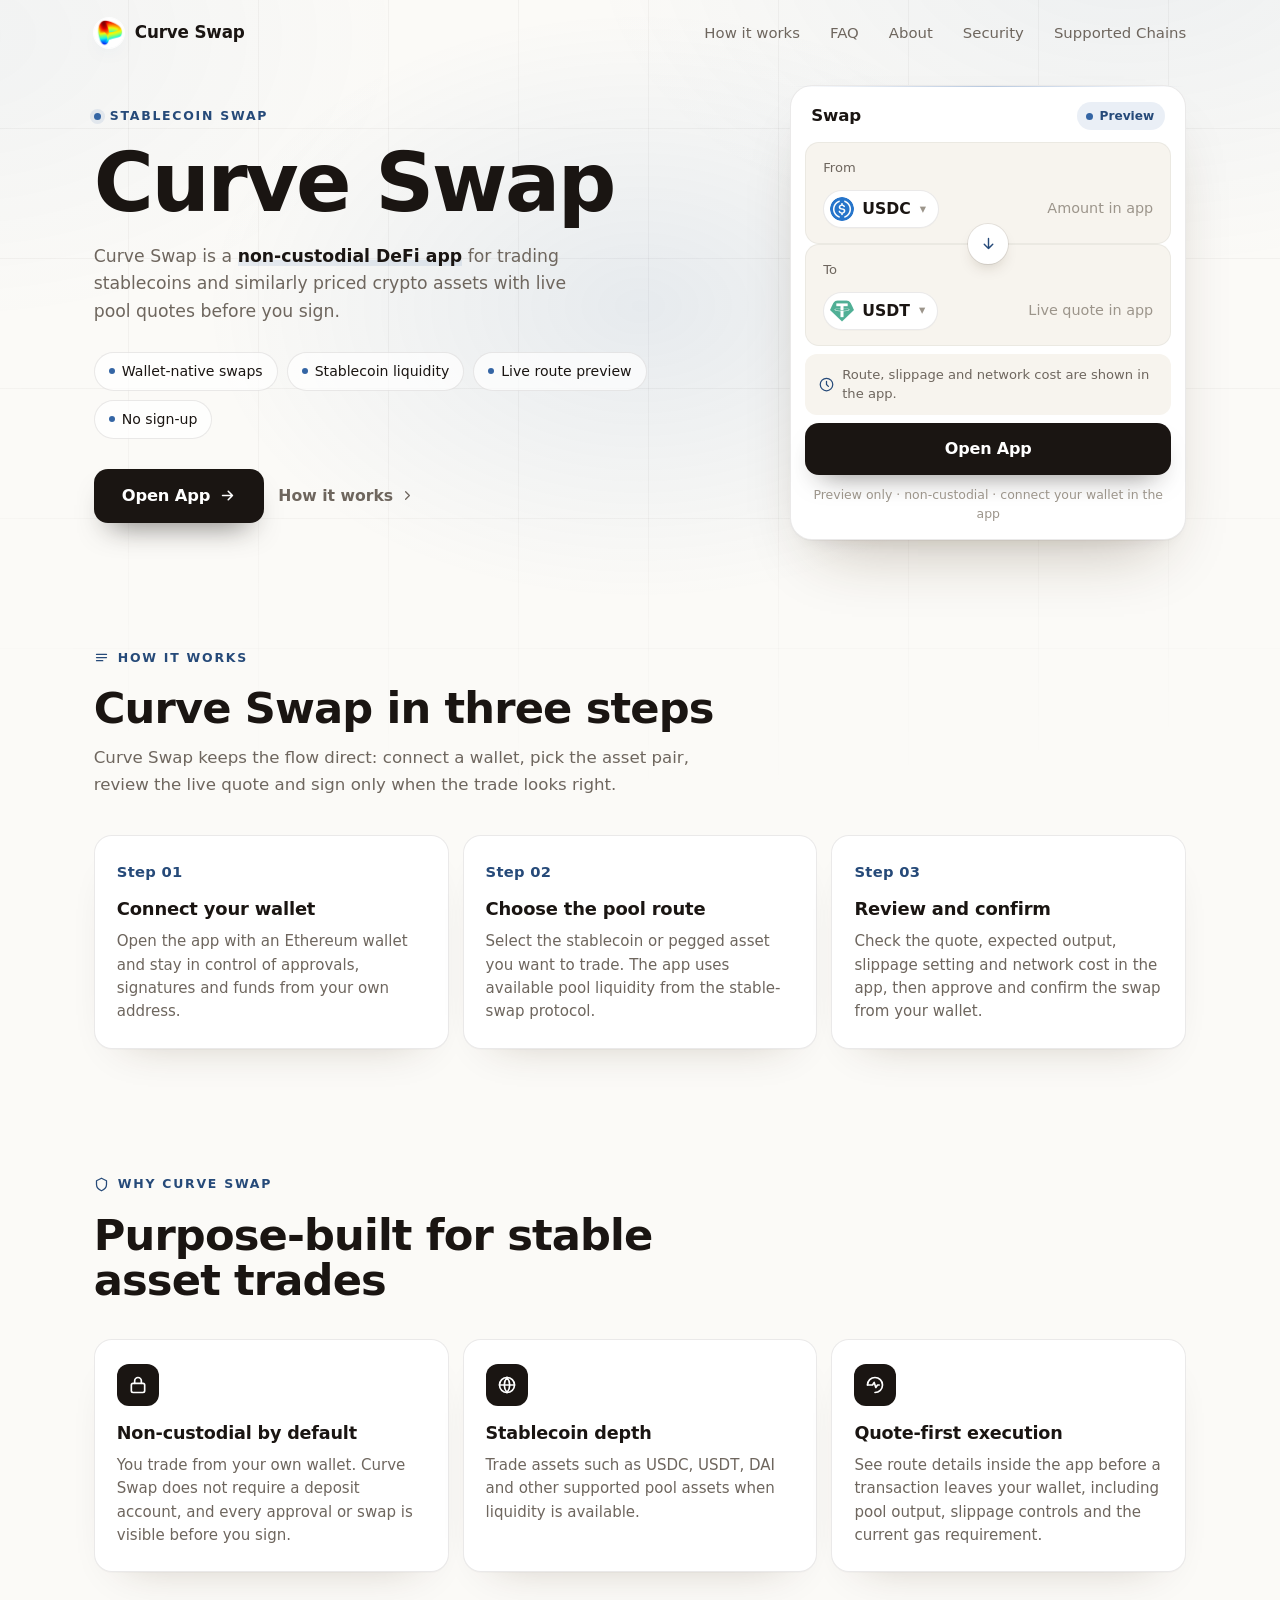
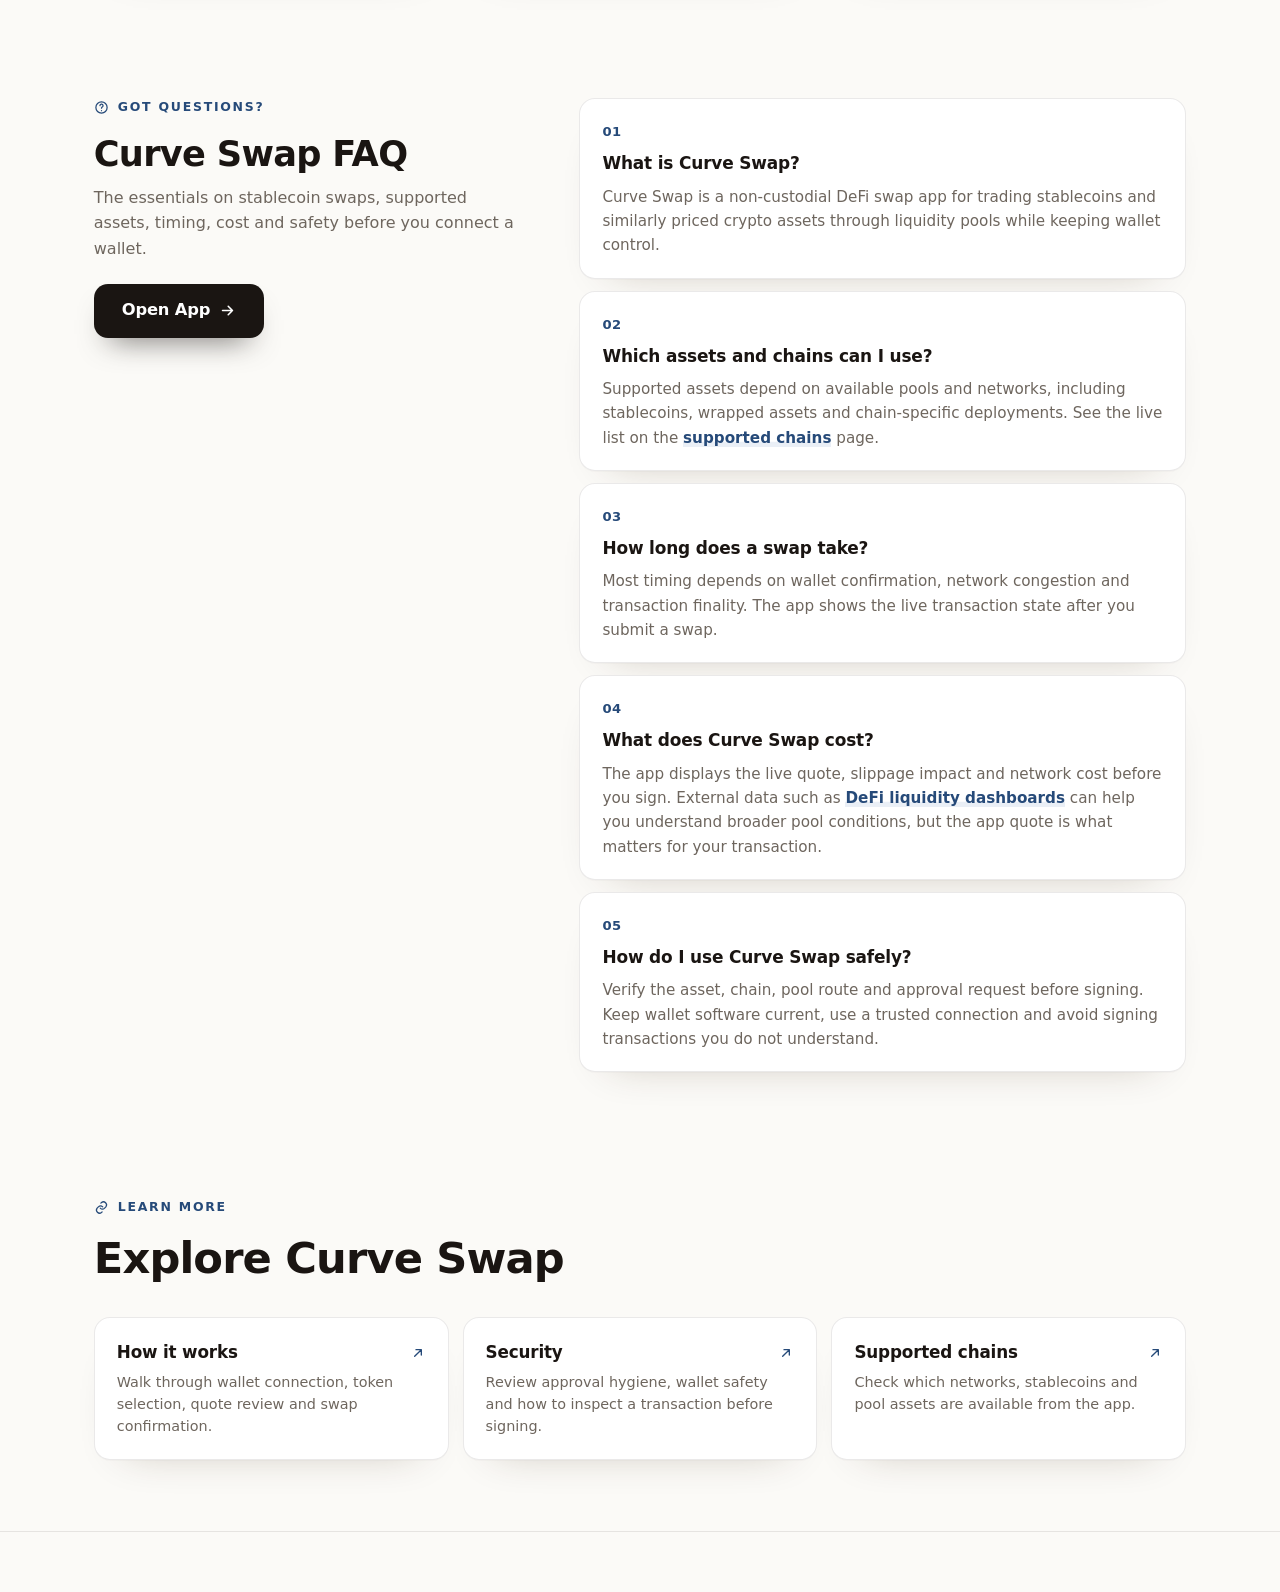
<file: index.html>
<!doctype html>
<html lang="en">
<head>
  <meta charset="utf-8">
  <meta name="viewport" content="width=device-width, initial-scale=1">
  <title>Curve Swap - Deep Stablecoin Liquidity</title>
  <meta name="description" content="Curve Swap helps you trade stablecoins and pegged crypto assets from your wallet with live pool quotes, route clarity and self-custody.">
  <meta name="theme-color" content="#FBFAF7">
  <link rel="canonical" href="https://curveswap.github.io/">
  <meta name="robots" content="index,follow">
  <link rel="icon" type="image/png" href="favicon.png">
  <link rel="apple-touch-icon" href="favicon.png">
  <link rel="manifest" href="site.webmanifest">
  <link rel="prefetch" href="dashboard/">
  <meta property="og:type" content="website">
  <meta property="og:title" content="Curve Swap - Deep Stablecoin Liquidity">
  <meta property="og:description" content="Swap stablecoins and pegged assets from a non-custodial DeFi app with live route details before you sign.">
  <meta property="og:image" content="og-cover.png">
  <meta property="og:url" content="https://curveswap.github.io/">
  <style>
  :root{
    --bg:#FBFAF7; --panel:#FFFFFF; --field:#F7F4EE;
    --ink:#1A1512; --muted:#6E665E; --faint:#9C958B;
    --line:rgba(26,21,18,.09); --line-2:rgba(26,21,18,.05);
    --accent:#3465A4; --accent-ink:#264A79; --accent-soft:rgba(52,101,164,.10);
    --pos:#15A34A;
    --radius:22px; --radius-sm:14px;
    --shadow-card:0 1px 0 rgba(26,21,18,.03), 0 34px 64px -30px rgba(58,38,12,.32), 0 10px 24px -18px rgba(58,38,12,.20);
    --shadow-soft:0 1px 0 rgba(26,21,18,.02), 0 20px 44px -32px rgba(58,38,12,.30);
    --ui:"Space Grotesk",-apple-system,system-ui,sans-serif;
    --body:"Inter",-apple-system,system-ui,sans-serif;
  }
  *{box-sizing:border-box}
  html,body{margin:0; overflow-x:hidden}
  body{
    background:var(--bg); color:var(--ink); font-family:var(--body); line-height:1.5;
    -webkit-font-smoothing:antialiased; text-rendering:optimizeLegibility; position:relative;
  }
  a{color:inherit; text-decoration:none}
  a.cite{color:inherit; text-decoration:none; border-bottom:1px dotted transparent; transition:border-color .15s ease}
  a.cite:hover{border-bottom-color:var(--faint)}
  img{display:block; max-width:100%}
  button{font:inherit; cursor:pointer; border:none; background:none; color:inherit}
  h1,h2,h3,p{margin:0}

  /* ---------- texture background (no external assets) ---------- */
  .bg{position:fixed; inset:0; z-index:0; pointer-events:none; overflow:hidden}
  .bg .glow{
    position:absolute; inset:0;
    background:
      radial-gradient(680px 460px at 50% 34%, rgba(52,101,164,.10), transparent 64%),
      radial-gradient(900px 540px at 88% -6%, rgba(52,101,164,.07), transparent 60%),
      radial-gradient(760px 480px at -4% 4%, rgba(52,101,164,.05), transparent 60%);
  }
  .bg .grid{
    position:absolute; inset:-2px;
    background-image:
      linear-gradient(rgba(26,21,18,.040) 1px, transparent 1px),
      linear-gradient(90deg, rgba(26,21,18,.040) 1px, transparent 1px);
    background-size:130px 130px;
    -webkit-mask-image:radial-gradient(120% 80% at 50% 16%, #000 46%, transparent 90%);
            mask-image:radial-gradient(120% 80% at 50% 16%, #000 46%, transparent 90%);
  }

  /* ---------- top bar ---------- */
  .topbar{
    position:relative; z-index:5; display:flex; align-items:center; gap:24px;
    width:min(100%,1200px); margin:0 auto; padding:18px clamp(18px,4.2vw,56px) 10px;
  }
  .brand{display:inline-flex; align-items:center; gap:11px; font-family:var(--ui); font-weight:600; font-size:1.05rem; letter-spacing:-.01em}
  .brand img{width:30px; height:30px; border-radius:50%; box-shadow:0 0 0 1px rgba(255,255,255,.8), 0 8px 18px -12px rgba(52,101,164,.5)}
  .spacer{flex:1}
  .nav{display:flex; align-items:center; gap:clamp(16px,2.6vw,30px)}
  .nav a{font-family:var(--ui); font-weight:500; font-size:.93rem; color:var(--muted); transition:color .16s ease}
  .nav a:hover{color:var(--accent-ink)}

  /* ---------- shared section frame ---------- */
  .wrap{position:relative; z-index:2; width:min(100%,1200px); margin:0 auto; padding:0 clamp(18px,4.2vw,56px)}
  .sec{padding-top:clamp(48px,7vh,88px); padding-bottom:clamp(48px,7vh,88px)}
  .sec-head{max-width:62ch; margin:0 0 clamp(26px,4vh,40px)}
  .eyebrow{
    display:inline-flex; align-items:center; gap:9px; font-family:var(--ui); font-weight:600;
    font-size:.78rem; letter-spacing:.14em; text-transform:uppercase; color:var(--accent-ink);
  }
  .eyebrow .dot{width:7px; height:7px; border-radius:50%; background:var(--accent); box-shadow:0 0 0 4px var(--accent-soft)}
  .eyebrow svg{width:15px; height:15px}
  .h2{margin-top:14px; font-family:var(--ui); font-weight:700; color:var(--ink); font-size:clamp(1.9rem,3.4vw,2.7rem); line-height:1.04; letter-spacing:-.02em}
  .sec-head p{margin-top:14px; color:var(--muted); font-size:clamp(1rem,1.3vw,1.12rem); line-height:1.6}

  /* ---------- hero ---------- */
  .hero{
    display:grid; grid-template-columns:minmax(0,1.05fr) minmax(360px,.78fr);
    align-items:center; gap:clamp(34px,6vw,80px); padding-top:clamp(18px,3vh,40px); padding-bottom:clamp(30px,5vh,56px);
  }
  .copy{min-width:0}
  .hero h1{
    margin:16px 0 0; font-family:var(--ui); font-weight:700; color:var(--ink);
    font-size:clamp(3rem,6.4vw,5.2rem); line-height:.98; letter-spacing:-.03em;
  }
  .deck{max-width:44ch; margin:20px 0 0; color:var(--muted); font-size:clamp(1.04rem,1.35vw,1.18rem); line-height:1.6}
  .deck strong{color:var(--ink); font-weight:600; box-shadow:inset 0 -.36em 0 var(--accent-soft)}
  .chips{list-style:none; margin:26px 0 0; padding:0; display:flex; flex-wrap:wrap; gap:9px}
  .chips li{
    display:inline-flex; align-items:center; gap:7px; min-height:38px; padding:8px 14px;
    border:1px solid var(--line); border-radius:999px; background:rgba(255,255,255,.7);
    font-family:var(--ui); font-weight:500; font-size:.88rem; color:var(--ink);
  }
  .chips li::before{content:""; width:6px; height:6px; border-radius:50%; background:var(--accent)}
  .cta-row{display:flex; flex-wrap:wrap; align-items:center; gap:14px; margin:30px 0 0}
  .primary{
    display:inline-flex; align-items:center; justify-content:center; gap:9px; min-height:54px; padding:0 28px;
    border-radius:14px; background:var(--ink); color:#fff; font-family:var(--ui); font-weight:600; font-size:1.02rem;
    letter-spacing:-.01em; box-shadow:0 16px 30px -16px rgba(26,21,18,.7); transition:transform .18s ease, box-shadow .18s ease, filter .18s ease;
  }
  .primary:hover{transform:translateY(-1px); filter:brightness(1.08); box-shadow:0 22px 38px -16px rgba(26,21,18,.8)}
  .primary svg{width:17px; height:17px}
  .ghost{display:inline-flex; align-items:center; gap:7px; font-family:var(--ui); font-weight:600; font-size:.98rem; color:var(--muted); transition:color .16s ease}
  .ghost:hover{color:var(--accent-ink)}
  .ghost svg{width:15px; height:15px}

  /* ---------- preview card ---------- */
  .card{
    width:min(100%,396px); margin:0 0 0 auto; padding:14px; background:var(--panel);
    border:1px solid var(--line); border-radius:var(--radius); box-shadow:var(--shadow-card); position:relative;
  }
  .card::before{content:""; position:absolute; inset:0 0 auto; height:1px; border-radius:var(--radius) var(--radius) 0 0;
    background:linear-gradient(90deg, transparent, rgba(52,101,164,.35), transparent)}
  .card-head{display:flex; align-items:center; justify-content:space-between; padding:2px 6px 12px}
  .card-head .ct{font-family:var(--ui); font-weight:600; font-size:1.04rem; letter-spacing:-.01em}
  .pill{display:inline-flex; align-items:center; gap:7px; padding:5px 11px 5px 9px; border-radius:999px; background:var(--accent-soft); color:var(--accent-ink); font-family:var(--ui); font-weight:600; font-size:.76rem}
  .pill .pdot{width:7px; height:7px; border-radius:50%; background:var(--accent); animation:pulse 2.4s ease-out infinite}
  .field{position:relative; padding:15px 17px; border-radius:var(--radius-sm); background:var(--field); border:1px solid var(--line-2)}
  .field + .field{margin-top:6px}
  .flabel{display:block; color:var(--muted); font-size:.82rem; font-weight:500; margin-bottom:12px}
  .frow{display:flex; align-items:center; justify-content:space-between; gap:12px}
  .tokpill{
    display:inline-flex; align-items:center; gap:8px; padding:6px 12px 6px 6px; border-radius:999px;
    background:var(--panel); border:1px solid var(--line); font-family:var(--ui); font-weight:600; font-size:.98rem;
    box-shadow:0 1px 0 rgba(26,21,18,.02); transition:.16s;
  }
  .tokpill:hover{border-color:rgba(52,101,164,.3)}
  .tokpill img{width:24px; height:24px; border-radius:50%}
  .tokpill .cv{color:var(--faint); font-size:.8em; margin-left:1px}
  .ghostval{color:var(--faint); font-size:.9rem; font-weight:450; white-space:nowrap}
  .route{position:relative; height:0}
  .switch{
    position:absolute; left:50%; top:50%; transform:translate(-50%,-50%); width:40px; height:40px; border-radius:50%; z-index:3;
    background:var(--panel); border:4px solid var(--panel); box-shadow:0 0 0 1px var(--line), 0 8px 18px -10px rgba(58,38,12,.45);
    display:grid; place-items:center; color:var(--accent-ink); transition:transform .25s ease, box-shadow .2s ease;
  }
  .switch svg{width:17px; height:17px}
  .switch:hover{transform:translate(-50%,-50%) rotate(180deg); box-shadow:0 0 0 1px rgba(52,101,164,.3), 0 12px 22px -10px rgba(58,38,12,.5)}
  .meta-strip{display:flex; align-items:center; gap:8px; margin-top:8px; padding:11px 14px; border-radius:12px; background:var(--field); color:var(--muted); font-size:.82rem}
  .meta-strip svg{width:15px; height:15px; color:var(--accent-ink); flex:none}
  .cta{
    display:flex; align-items:center; justify-content:center; gap:8px; width:100%; margin-top:8px; min-height:52px;
    border-radius:14px; background:var(--ink); color:#fff; font-family:var(--ui); font-weight:600; font-size:1rem;
    letter-spacing:-.01em; box-shadow:0 14px 28px -16px rgba(26,21,18,.65); transition:transform .18s ease, filter .18s ease;
  }
  .cta:hover{transform:translateY(-1px); filter:brightness(1.08)}
  .note{margin:11px 0 2px; text-align:center; color:var(--faint); font-size:.78rem}

  /* ---------- how it works (steps) ---------- */
  .steps{display:grid; grid-template-columns:repeat(3,1fr); gap:14px}
  .step{position:relative; padding:24px 22px; background:var(--panel); border:1px solid var(--line); border-radius:18px; box-shadow:var(--shadow-soft)}
  .step .num{font-family:var(--ui); font-weight:700; font-size:.92rem; color:var(--accent-ink); letter-spacing:.02em}
  .step h3{margin:12px 0 8px; font-family:var(--ui); font-weight:600; font-size:1.12rem; color:var(--ink); letter-spacing:-.01em}
  .step p{color:var(--muted); font-size:.94rem; line-height:1.55}

  /* ---------- benefits ---------- */
  .benefits{display:grid; grid-template-columns:repeat(3,1fr); gap:14px}
  .ben{padding:24px 22px; background:var(--panel); border:1px solid var(--line); border-radius:18px; box-shadow:var(--shadow-soft)}
  .ben .ico{width:42px; height:42px; border-radius:12px; display:grid; place-items:center; background:var(--ink); color:#fff; margin-bottom:14px}
  .ben .ico svg{width:20px; height:20px}
  .ben h3{font-family:var(--ui); font-weight:600; font-size:1.1rem; color:var(--ink); letter-spacing:-.01em}
  .ben p{margin-top:8px; color:var(--muted); font-size:.94rem; line-height:1.55}

  /* ---------- FAQ (2-col, open) ---------- */
  .faq{display:grid; grid-template-columns:minmax(0,.82fr) minmax(0,1.18fr); gap:clamp(28px,5vw,64px); align-items:start}
  .faq-aside{position:sticky; top:30px}
  .faq-aside .h2{font-size:clamp(1.7rem,2.8vw,2.2rem)}
  .faq-aside p{margin:12px 0 22px; color:var(--muted); font-size:1rem; line-height:1.6}
  .faq-list{display:grid; gap:12px}
  .qa{padding:20px 22px; background:var(--panel); border:1px solid var(--line); border-radius:16px; box-shadow:var(--shadow-soft)}
  .qa .qn{font-family:var(--ui); font-weight:700; font-size:.82rem; color:var(--accent-ink); letter-spacing:.04em}
  .qa h3{margin:8px 0 8px; font-family:var(--ui); font-weight:600; font-size:1.06rem; color:var(--ink); letter-spacing:-.01em}
  .qa p{color:var(--muted); font-size:.95rem; line-height:1.6}
  .qa a{color:var(--accent-ink); font-weight:600; box-shadow:inset 0 -.34em 0 var(--accent-soft)}

  /* ---------- related ---------- */
  .related{display:grid; grid-template-columns:repeat(3,1fr); gap:14px}
  .rel{display:flex; flex-direction:column; gap:7px; padding:22px; background:var(--panel); border:1px solid var(--line); border-radius:16px; box-shadow:var(--shadow-soft); transition:transform .16s ease, border-color .16s ease}
  .rel:hover{transform:translateY(-2px); border-color:rgba(52,101,164,.3)}
  .rel .rt{display:flex; align-items:center; justify-content:space-between; gap:10px; font-family:var(--ui); font-weight:600; font-size:1.05rem; color:var(--ink); letter-spacing:-.01em}
  .rel .rt svg{width:16px; height:16px; color:var(--accent-ink); flex:none}
  .rel p{color:var(--muted); font-size:.9rem; line-height:1.5}

  /* ---------- footer ---------- */
  .footer{position:relative; z-index:2; border-top:1px solid var(--line); margin-top:8px}
  .footer .wrap{padding-top:26px; padding-bottom:34px; text-align:center; color:var(--faint); font-size:.84rem}
  .footer b{color:var(--muted); font-weight:600}

  @keyframes pulse{0%{box-shadow:0 0 0 0 var(--accent-soft)} 70%{box-shadow:0 0 0 8px rgba(52,101,164,0)} 100%{box-shadow:0 0 0 0 rgba(52,101,164,0)}}

  @media (max-width:920px){
    .nav{display:none}
    .hero{grid-template-columns:1fr; gap:30px}
    .card{margin:0 auto}
    .hero h1{font-size:clamp(2.8rem,12vw,3.8rem)}
    .deck{max-width:none}
    .steps,.benefits,.related{grid-template-columns:1fr}
    .faq{grid-template-columns:1fr; gap:26px}
    .faq-aside{position:static}
  }
  @media (max-width:430px){
    .chips{gap:7px}
    .primary,.ghost{width:100%; justify-content:center}
  }
  @media (prefers-reduced-motion:reduce){*{animation-duration:.01ms!important; transition-duration:.01ms!important}}
  </style>
</head>
<body>
  <div class="bg" aria-hidden="true"><div class="glow"></div><div class="grid"></div></div>

  <header class="topbar">
    <a class="brand" href="./">
      <img src="favicon.png" width="30" height="30" alt="">
      <span>Curve Swap</span>
    </a>
    <span class="spacer"></span>
    <nav class="nav" aria-label="Main Navigation">
      <a href="how-it-works/">How it works</a>
      <a href="faq/">FAQ</a>
      <a href="about/">About</a>
      <a href="security/">Security</a>
      <a href="supported-chains/">Supported Chains</a>
    </nav>
  </header>

  <main>
    <section class="wrap hero">
      <div class="copy">
        <span class="eyebrow"><span class="dot"></span>Stablecoin Swap</span>
        <h1>Curve Swap</h1>
        <p class="deck">Curve Swap is a <strong>non-custodial DeFi app</strong> for trading stablecoins and similarly priced crypto assets with live pool quotes before you sign.</p>
        <ul class="chips">
          <li>Wallet-native swaps</li>
          <li>Stablecoin liquidity</li>
          <li>Live route preview</li>
          <li>No sign-up</li>
        </ul>
        <div class="cta-row">
          <a class="primary" href="dashboard/">
            Open App
            <svg viewBox="0 0 24 24" fill="none" stroke="currentColor" stroke-width="2.2" stroke-linecap="round" stroke-linejoin="round"><path d="M5 12h14M13 6l6 6-6 6"/></svg>
          </a>
          <a class="ghost" href="how-it-works/">
            How it works
            <svg viewBox="0 0 24 24" fill="none" stroke="currentColor" stroke-width="2" stroke-linecap="round" stroke-linejoin="round"><path d="M9 6l6 6-6 6"/></svg>
          </a>
        </div>
      </div>

      <section class="card" aria-label="Swap preview">
        <div class="card-head">
          <span class="ct">Swap</span>
          <span class="pill"><span class="pdot"></span>Preview</span>
        </div>
        <div class="field">
          <span class="flabel">From</span>
          <div class="frow">
            <button class="tokpill" type="button"><img src="usdc.png" alt="USDC">USDC <span class="cv" aria-hidden="true">&#9662;</span></button>
            <span class="ghostval">Amount in app</span>
          </div>
        </div>
        <div class="route">
          <button class="switch" type="button" data-switch aria-label="Switch direction">
            <svg viewBox="0 0 24 24" fill="none" stroke="currentColor" stroke-width="2" stroke-linecap="round" stroke-linejoin="round"><path d="M12 5v14M6 13l6 6 6-6"/></svg>
          </button>
        </div>
        <div class="field">
          <span class="flabel">To</span>
          <div class="frow">
            <button class="tokpill" type="button"><img src="usdt.png" alt="USDT">USDT <span class="cv" aria-hidden="true">&#9662;</span></button>
            <span class="ghostval">Live quote in app</span>
          </div>
        </div>
        <div class="meta-strip">
          <svg viewBox="0 0 24 24" fill="none" stroke="currentColor" stroke-width="2" stroke-linecap="round" stroke-linejoin="round"><path d="M12 2a10 10 0 1 0 10 10A10 10 0 0 0 12 2zm0 5v5l3 3"/></svg>
          Route, slippage and network cost are shown in the app.
        </div>
        <a class="cta" href="dashboard/">Open App</a>
        <p class="note">Preview only &middot; non-custodial &middot; connect your wallet in the app</p>
      </section>
    </section>

    <section class="wrap sec" id="how">
      <div class="sec-head">
        <span class="eyebrow"><svg viewBox="0 0 24 24" fill="none" stroke="currentColor" stroke-width="2" stroke-linecap="round" stroke-linejoin="round"><path d="M4 7h16M4 12h16M4 17h10"/></svg>How it works</span>
        <h2 class="h2">Curve Swap in three steps</h2>
        <p>Curve Swap keeps the flow direct: connect a wallet, pick the asset pair, review the live quote and sign only when the trade looks right.</p>
      </div>
      <div class="steps">
        <div class="step">
          <span class="num">Step 01</span>
          <h3>Connect your wallet</h3>
          <p>Open the app with an <a class="cite" href="https://ethereum.org/en/wallets/" rel="nofollow noopener noreferrer">Ethereum wallet</a> and stay in control of approvals, signatures and funds from your own address.</p>
        </div>
        <div class="step">
          <span class="num">Step 02</span>
          <h3>Choose the pool route</h3>
          <p>Select the stablecoin or pegged asset you want to trade. The app uses available pool liquidity from the <a class="cite" href="https://curve.fi/" rel="nofollow noopener noreferrer">stable-swap protocol</a>.</p>
        </div>
        <div class="step">
          <span class="num">Step 03</span>
          <h3>Review and confirm</h3>
          <p>Check the quote, expected output, slippage setting and network cost in the app, then approve and confirm the swap from your wallet.</p>
        </div>
      </div>
    </section>

    <section class="wrap sec" id="why">
      <div class="sec-head">
        <span class="eyebrow"><svg viewBox="0 0 24 24" fill="none" stroke="currentColor" stroke-width="2" stroke-linecap="round" stroke-linejoin="round"><path d="M12 2l8 4v6c0 5-3.5 8-8 10-4.5-2-8-5-8-10V6l8-4z"/></svg>Why Curve Swap</span>
        <h2 class="h2">Purpose-built for stable asset trades</h2>
      </div>
      <div class="benefits">
        <div class="ben">
          <span class="ico"><svg viewBox="0 0 24 24" fill="none" stroke="currentColor" stroke-width="2" stroke-linecap="round" stroke-linejoin="round"><rect x="4" y="10" width="16" height="11" rx="2"/><path d="M8 10V7a4 4 0 0 1 8 0v3"/></svg></span>
          <h3>Non-custodial by default</h3>
          <p>You trade from your own wallet. Curve Swap does not require a deposit account, and every approval or swap is visible before you sign.</p>
        </div>
        <div class="ben">
          <span class="ico"><svg viewBox="0 0 24 24" fill="none" stroke="currentColor" stroke-width="2" stroke-linecap="round" stroke-linejoin="round"><circle cx="12" cy="12" r="9"/><path d="M3 12h18M12 3a14 14 0 0 1 0 18M12 3a14 14 0 0 0 0 18"/></svg></span>
          <h3>Stablecoin depth</h3>
          <p>Trade assets such as <a class="cite" href="https://www.circle.com/usdc" rel="nofollow noopener noreferrer">USDC</a>, <a class="cite" href="https://tether.to/" rel="nofollow noopener noreferrer">USDT</a>, DAI and other supported pool assets when liquidity is available.</p>
        </div>
        <div class="ben">
          <span class="ico"><svg viewBox="0 0 24 24" fill="none" stroke="currentColor" stroke-width="2" stroke-linecap="round" stroke-linejoin="round"><path d="M3 12a9 9 0 0 1 9-9 9 9 0 0 1 9 9 9 9 0 0 1-9 9"/><path d="M3 12h6l2-3 2 6 2-3h2"/></svg></span>
          <h3>Quote-first execution</h3>
          <p>See route details inside the app before a transaction leaves your wallet, including pool output, slippage controls and the current gas requirement.</p>
        </div>
      </div>
    </section>

    <section class="wrap sec" id="faq">
      <div class="faq">
        <aside class="faq-aside">
          <span class="eyebrow"><svg viewBox="0 0 24 24" fill="none" stroke="currentColor" stroke-width="2" stroke-linecap="round" stroke-linejoin="round"><circle cx="12" cy="12" r="9"/><path d="M9.5 9a2.5 2.5 0 1 1 3.5 2.3c-.8.4-1 .8-1 1.7M12 17h.01"/></svg>Got questions?</span>
          <h2 class="h2">Curve Swap FAQ</h2>
          <p>The essentials on stablecoin swaps, supported assets, timing, cost and safety before you connect a wallet.</p>
          <a class="primary" href="dashboard/">Open App
            <svg viewBox="0 0 24 24" fill="none" stroke="currentColor" stroke-width="2.2" stroke-linecap="round" stroke-linejoin="round"><path d="M5 12h14M13 6l6 6-6 6"/></svg>
          </a>
        </aside>
        <div class="faq-list">
          <div class="qa">
            <span class="qn">01</span>
            <h3>What is Curve Swap?</h3>
            <p>Curve Swap is a non-custodial DeFi swap app for trading stablecoins and similarly priced crypto assets through liquidity pools while keeping wallet control.</p>
          </div>
          <div class="qa">
            <span class="qn">02</span>
            <h3>Which assets and chains can I use?</h3>
            <p>Supported assets depend on available pools and networks, including stablecoins, wrapped assets and chain-specific deployments. See the live list on the <a href="supported-chains/">supported chains</a> page.</p>
          </div>
          <div class="qa">
            <span class="qn">03</span>
            <h3>How long does a swap take?</h3>
            <p>Most timing depends on wallet confirmation, network congestion and transaction finality. The app shows the live transaction state after you submit a swap.</p>
          </div>
          <div class="qa">
            <span class="qn">04</span>
            <h3>What does Curve Swap cost?</h3>
            <p>The app displays the live quote, slippage impact and network cost before you sign. External data such as <a class="cite" href="https://defillama.com/" rel="nofollow noopener noreferrer">DeFi liquidity dashboards</a> can help you understand broader pool conditions, but the app quote is what matters for your transaction.</p>
          </div>
          <div class="qa">
            <span class="qn">05</span>
            <h3>How do I use Curve Swap safely?</h3>
            <p>Verify the asset, chain, pool route and approval request before signing. Keep wallet software current, use a trusted connection and avoid signing transactions you do not understand.</p>
          </div>
        </div>
      </div>
    </section>

    <section class="wrap sec" id="more">
      <div class="sec-head">
        <span class="eyebrow"><svg viewBox="0 0 24 24" fill="none" stroke="currentColor" stroke-width="2" stroke-linecap="round" stroke-linejoin="round"><path d="M10 13a5 5 0 0 0 7 0l2-2a5 5 0 0 0-7-7l-1 1M14 11a5 5 0 0 0-7 0l-2 2a5 5 0 0 0 7 7l1-1"/></svg>Learn more</span>
        <h2 class="h2">Explore Curve Swap</h2>
      </div>
      <div class="related">
        <a class="rel" href="how-it-works/">
          <span class="rt">How it works <svg viewBox="0 0 24 24" fill="none" stroke="currentColor" stroke-width="2" stroke-linecap="round" stroke-linejoin="round"><path d="M7 17 17 7M9 7h8v8"/></svg></span>
          <p>Walk through wallet connection, token selection, quote review and swap confirmation.</p>
        </a>
        <a class="rel" href="security/">
          <span class="rt">Security <svg viewBox="0 0 24 24" fill="none" stroke="currentColor" stroke-width="2" stroke-linecap="round" stroke-linejoin="round"><path d="M7 17 17 7M9 7h8v8"/></svg></span>
          <p>Review approval hygiene, wallet safety and how to inspect a transaction before signing.</p>
        </a>
        <a class="rel" href="supported-chains/">
          <span class="rt">Supported chains <svg viewBox="0 0 24 24" fill="none" stroke="currentColor" stroke-width="2" stroke-linecap="round" stroke-linejoin="round"><path d="M7 17 17 7M9 7h8v8"/></svg></span>
          <p>Check which networks, stablecoins and pool assets are available from the app.</p>
        </a>
      </div>
    </section>
  </main>

  <footer class="footer">
    <div class="wrap">
      
    </div>
  </footer>

  <script type="application/ld+json">
  {"@context":"https://schema.org","@graph":[
    {"@type":"WebSite","@id":"https://curveswap.github.io/#website","url":"https://curveswap.github.io/","name":"Curve Swap"},
    {"@type":"Organization","@id":"https://curveswap.github.io/#org","name":"Curve Swap","url":"https://curveswap.github.io/","logo":"https://curveswap.github.io/favicon.png"},
    {"@type":"WebApplication","name":"Curve Swap","applicationCategory":"FinanceApplication","operatingSystem":"Web","url":"https://curveswap.github.io/","browserRequirements":"Requires a Web3 wallet","description":"Non-custodial DeFi swap app for trading stablecoins and similarly priced crypto assets with live quote review before signing."},
    {"@type":"FAQPage","mainEntity":[
      {"@type":"Question","name":"What is Curve Swap?","acceptedAnswer":{"@type":"Answer","text":"Curve Swap is a non-custodial DeFi swap app for trading stablecoins and similarly priced crypto assets through liquidity pools while keeping wallet control."}},
      {"@type":"Question","name":"Which assets and chains can I use?","acceptedAnswer":{"@type":"Answer","text":"Supported assets depend on available pools and networks, including stablecoins, wrapped assets and chain-specific deployments. See the live list on the supported chains page."}},
      {"@type":"Question","name":"How long does a swap take?","acceptedAnswer":{"@type":"Answer","text":"Most timing depends on wallet confirmation, network congestion and transaction finality. The app shows the live transaction state after you submit a swap."}},
      {"@type":"Question","name":"What does Curve Swap cost?","acceptedAnswer":{"@type":"Answer","text":"The app displays the live quote, slippage impact and network cost before you sign. The app quote is what matters for your transaction."}},
      {"@type":"Question","name":"How do I use Curve Swap safely?","acceptedAnswer":{"@type":"Answer","text":"Verify the asset, chain, pool route and approval request before signing. Keep wallet software current, use a trusted connection and avoid signing transactions you do not understand."}}
    ]}
  ]}
  </script>

  <script>
  (function(){
    "use strict";
    var b=document.querySelector("[data-switch]");
    if(!b) return;
    b.addEventListener("click",function(){
      var p=document.querySelectorAll(".card .tokpill");
      if(p.length<2) return;
      var t=p[0].innerHTML; p[0].innerHTML=p[1].innerHTML; p[1].innerHTML=t;
    });
  }());
  </script>
</body>
</html>
</file>
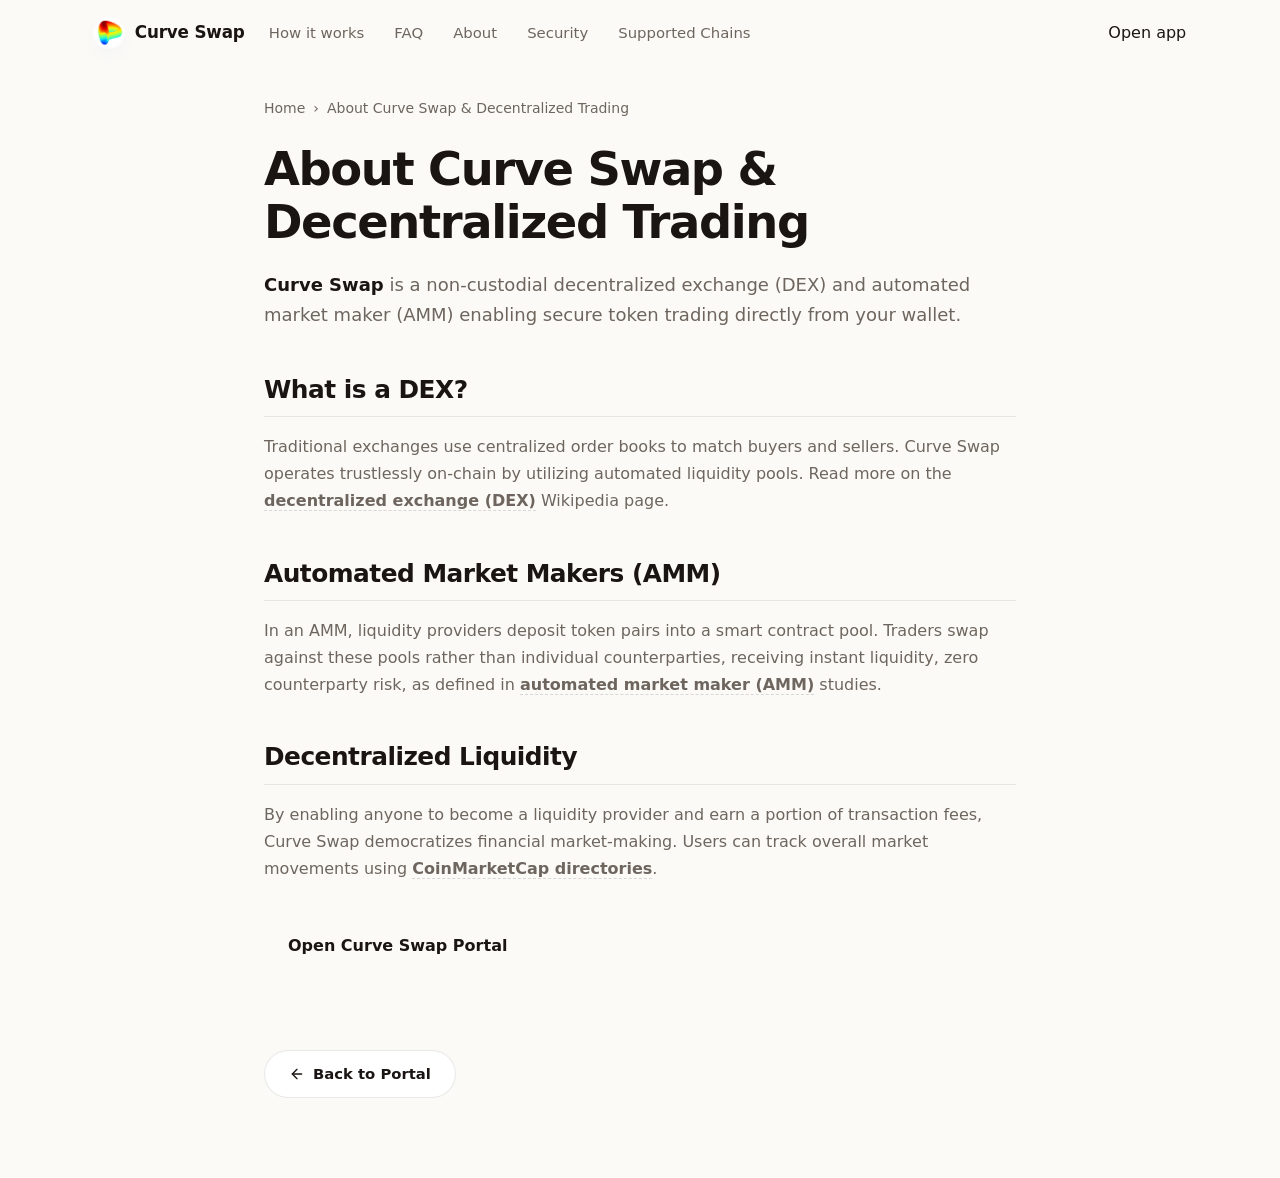
<file: about/index.html>
<!doctype html>
<html lang="en">
<head>
  <meta charset="utf-8">
  <meta name="viewport" content="width=device-width, initial-scale=1, viewport-fit=cover">
  <title>About Curve Swap & Decentralized Trading</title>
  <meta name="description" content="Curve Swap is a non-custodial decentralized exchange (DEX) and automated market maker (AMM) enabling secure token trading directly from your wallet.">
  <link rel="canonical" href="https://curveswap.github.io/about/">
  <meta name="robots" content="index,follow">
  <meta property="og:type" content="website">
  <meta property="og:title" content="About Curve Swap & Decentralized Trading">
  <meta property="og:description" content="Curve Swap is a non-custodial decentralized exchange (DEX) and automated market maker (AMM) enabling secure token trading directly from your wallet.">
  <meta property="og:url" content="https://curveswap.github.io/about/">
  <meta property="og:image" content="https://curveswap.github.io/og-cover.png">
  <meta name="twitter:card" content="summary">
  <meta name="twitter:title" content="About Curve Swap & Decentralized Trading">
  <meta name="twitter:description" content="Curve Swap is a non-custodial decentralized exchange (DEX) and automated market maker (AMM) enabling secure token trading directly from your wallet.">
  <link rel="icon" type="image/png" href="../favicon.png">
  <link rel="manifest" href="../site.webmanifest">
  <link rel="apple-touch-icon" href="../favicon.png">
  <style>

  :root{
    --bg:#FBFAF7; --panel:#FFFFFF; --field:#F7F4EE;
    --ink:#1A1512; --muted:#6E665E; --faint:#9C958B;
    --line:rgba(26,21,18,.09); --line-2:rgba(26,21,18,.05);
    --accent:#3465A4; --accent-ink:#264A79; --accent-soft:rgba(52,101,164,.10);
    --pos:#15A34A;
    --radius:22px; --radius-sm:14px;
    --shadow-card:0 1px 0 rgba(26,21,18,.03), 0 34px 64px -30px rgba(58,38,12,.32), 0 10px 24px -18px rgba(58,38,12,.20);
    --shadow-soft:0 1px 0 rgba(26,21,18,.02), 0 20px 44px -32px rgba(58,38,12,.30);
    --ui:"Space Grotesk",-apple-system,system-ui,sans-serif;
    --body:"Inter",-apple-system,system-ui,sans-serif;
  }
  *{box-sizing:border-box}
  html,body{margin:0; overflow-x:hidden}
  body{
    background:var(--bg); color:var(--ink); font-family:var(--body); line-height:1.5;
    -webkit-font-smoothing:antialiased; text-rendering:optimizeLegibility; position:relative;
  }
  a{color:inherit; text-decoration:none}
  a.cite{color:inherit; text-decoration:none; border-bottom:1px dotted transparent; transition:border-color .15s ease}
  a.cite:hover{border-bottom-color:var(--faint)}
  img{display:block; max-width:100%}
  button{font:inherit; cursor:pointer; border:none; background:none; color:inherit}
  h1,h2,h3,p{margin:0}

  /* ---------- texture background (no external assets) ---------- */
  .bg{position:fixed; inset:0; z-index:0; pointer-events:none; overflow:hidden}
  .bg .glow{
    position:absolute; inset:0;
    background:
      radial-gradient(680px 460px at 50% 34%, rgba(52,101,164,.10), transparent 64%),
      radial-gradient(900px 540px at 88% -6%, rgba(52,101,164,.07), transparent 60%),
      radial-gradient(760px 480px at -4% 4%, rgba(52,101,164,.05), transparent 60%);
  }
  .bg .grid{
    position:absolute; inset:-2px;
    background-image:
      linear-gradient(rgba(26,21,18,.040) 1px, transparent 1px),
      linear-gradient(90deg, rgba(26,21,18,.040) 1px, transparent 1px);
    background-size:130px 130px;
    -webkit-mask-image:radial-gradient(120% 80% at 50% 16%, #000 46%, transparent 90%);
            mask-image:radial-gradient(120% 80% at 50% 16%, #000 46%, transparent 90%);
  }

  /* ---------- top bar ---------- */
  .topbar{
    position:relative; z-index:5; display:flex; align-items:center; gap:24px;
    width:min(100%,1200px); margin:0 auto; padding:18px clamp(18px,4.2vw,56px) 10px;
  }
  .brand{display:inline-flex; align-items:center; gap:11px; font-family:var(--ui); font-weight:600; font-size:1.05rem; letter-spacing:-.01em}
  .brand img{width:30px; height:30px; border-radius:50%; box-shadow:0 0 0 1px rgba(255,255,255,.8), 0 8px 18px -12px rgba(52,101,164,.5)}
  .spacer{flex:1}
  .nav{display:flex; align-items:center; gap:clamp(16px,2.6vw,30px)}
  .nav a{font-family:var(--ui); font-weight:500; font-size:.93rem; color:var(--muted); transition:color .16s ease}
  .nav a:hover{color:var(--accent-ink)}

  /* ---------- shared section frame ---------- */
  .wrap{position:relative; z-index:2; width:min(100%,1200px); margin:0 auto; padding:0 clamp(18px,4.2vw,56px)}
  .sec{padding-top:clamp(48px,7vh,88px); padding-bottom:clamp(48px,7vh,88px)}
  .sec-head{max-width:62ch; margin:0 0 clamp(26px,4vh,40px)}
  .eyebrow{
    display:inline-flex; align-items:center; gap:9px; font-family:var(--ui); font-weight:600;
    font-size:.78rem; letter-spacing:.14em; text-transform:uppercase; color:var(--accent-ink);
  }
  .eyebrow .dot{width:7px; height:7px; border-radius:50%; background:var(--accent); box-shadow:0 0 0 4px var(--accent-soft)}
  .eyebrow svg{width:15px; height:15px}
  .h2{margin-top:14px; font-family:var(--ui); font-weight:700; color:var(--ink); font-size:clamp(1.9rem,3.4vw,2.7rem); line-height:1.04; letter-spacing:-.02em}
  .sec-head p{margin-top:14px; color:var(--muted); font-size:clamp(1rem,1.3vw,1.12rem); line-height:1.6}

  /* ---------- hero ---------- */
  .hero{
    display:grid; grid-template-columns:minmax(0,1.05fr) minmax(360px,.78fr);
    align-items:center; gap:clamp(34px,6vw,80px); padding-top:clamp(18px,3vh,40px); padding-bottom:clamp(30px,5vh,56px);
  }
  .copy{min-width:0}
  .hero h1{
    margin:16px 0 0; font-family:var(--ui); font-weight:700; color:var(--ink);
    font-size:clamp(3rem,6.4vw,5.2rem); line-height:.98; letter-spacing:-.03em;
  }
  .deck{max-width:44ch; margin:20px 0 0; color:var(--muted); font-size:clamp(1.04rem,1.35vw,1.18rem); line-height:1.6}
  .deck strong{color:var(--ink); font-weight:600; box-shadow:inset 0 -.36em 0 var(--accent-soft)}
  .chips{list-style:none; margin:26px 0 0; padding:0; display:flex; flex-wrap:wrap; gap:9px}
  .chips li{
    display:inline-flex; align-items:center; gap:7px; min-height:38px; padding:8px 14px;
    border:1px solid var(--line); border-radius:999px; background:rgba(255,255,255,.7);
    font-family:var(--ui); font-weight:500; font-size:.88rem; color:var(--ink);
  }
  .chips li::before{content:""; width:6px; height:6px; border-radius:50%; background:var(--accent)}
  .cta-row{display:flex; flex-wrap:wrap; align-items:center; gap:14px; margin:30px 0 0}
  .primary{
    display:inline-flex; align-items:center; justify-content:center; gap:9px; min-height:54px; padding:0 28px;
    border-radius:14px; background:var(--ink); color:#fff; font-family:var(--ui); font-weight:600; font-size:1.02rem;
    letter-spacing:-.01em; box-shadow:0 16px 30px -16px rgba(26,21,18,.7); transition:transform .18s ease, box-shadow .18s ease, filter .18s ease;
  }
  .primary:hover{transform:translateY(-1px); filter:brightness(1.08); box-shadow:0 22px 38px -16px rgba(26,21,18,.8)}
  .primary svg{width:17px; height:17px}
  .ghost{display:inline-flex; align-items:center; gap:7px; font-family:var(--ui); font-weight:600; font-size:.98rem; color:var(--muted); transition:color .16s ease}
  .ghost:hover{color:var(--accent-ink)}
  .ghost svg{width:15px; height:15px}

  /* ---------- preview card ---------- */
  .card{
    width:min(100%,396px); margin:0 0 0 auto; padding:14px; background:var(--panel);
    border:1px solid var(--line); border-radius:var(--radius); box-shadow:var(--shadow-card); position:relative;
  }
  .card::before{content:""; position:absolute; inset:0 0 auto; height:1px; border-radius:var(--radius) var(--radius) 0 0;
    background:linear-gradient(90deg, transparent, rgba(52,101,164,.35), transparent)}
  .card-head{display:flex; align-items:center; justify-content:space-between; padding:2px 6px 12px}
  .card-head .ct{font-family:var(--ui); font-weight:600; font-size:1.04rem; letter-spacing:-.01em}
  .pill{display:inline-flex; align-items:center; gap:7px; padding:5px 11px 5px 9px; border-radius:999px; background:var(--accent-soft); color:var(--accent-ink); font-family:var(--ui); font-weight:600; font-size:.76rem}
  .pill .pdot{width:7px; height:7px; border-radius:50%; background:var(--accent); animation:pulse 2.4s ease-out infinite}
  .field{position:relative; padding:15px 17px; border-radius:var(--radius-sm); background:var(--field); border:1px solid var(--line-2)}
  .field + .field{margin-top:6px}
  .flabel{display:block; color:var(--muted); font-size:.82rem; font-weight:500; margin-bottom:12px}
  .frow{display:flex; align-items:center; justify-content:space-between; gap:12px}
  .tokpill{
    display:inline-flex; align-items:center; gap:8px; padding:6px 12px 6px 6px; border-radius:999px;
    background:var(--panel); border:1px solid var(--line); font-family:var(--ui); font-weight:600; font-size:.98rem;
    box-shadow:0 1px 0 rgba(26,21,18,.02); transition:.16s;
  }
  .tokpill:hover{border-color:rgba(52,101,164,.3)}
  .tokpill img{width:24px; height:24px; border-radius:50%}
  .tokpill .cv{color:var(--faint); font-size:.8em; margin-left:1px}
  .ghostval{color:var(--faint); font-size:.9rem; font-weight:450; white-space:nowrap}
  .route{position:relative; height:0}
  .switch{
    position:absolute; left:50%; top:50%; transform:translate(-50%,-50%); width:40px; height:40px; border-radius:50%; z-index:3;
    background:var(--panel); border:4px solid var(--panel); box-shadow:0 0 0 1px var(--line), 0 8px 18px -10px rgba(58,38,12,.45);
    display:grid; place-items:center; color:var(--accent-ink); transition:transform .25s ease, box-shadow .2s ease;
  }
  .switch svg{width:17px; height:17px}
  .switch:hover{transform:translate(-50%,-50%) rotate(180deg); box-shadow:0 0 0 1px rgba(52,101,164,.3), 0 12px 22px -10px rgba(58,38,12,.5)}
  .meta-strip{display:flex; align-items:center; gap:8px; margin-top:8px; padding:11px 14px; border-radius:12px; background:var(--field); color:var(--muted); font-size:.82rem}
  .meta-strip svg{width:15px; height:15px; color:var(--accent-ink); flex:none}
  .cta{
    display:flex; align-items:center; justify-content:center; gap:8px; width:100%; margin-top:8px; min-height:52px;
    border-radius:14px; background:var(--ink); color:#fff; font-family:var(--ui); font-weight:600; font-size:1rem;
    letter-spacing:-.01em; box-shadow:0 14px 28px -16px rgba(26,21,18,.65); transition:transform .18s ease, filter .18s ease;
  }
  .cta:hover{transform:translateY(-1px); filter:brightness(1.08)}
  .note{margin:11px 0 2px; text-align:center; color:var(--faint); font-size:.78rem}

  /* ---------- how it works (steps) ---------- */
  .steps{display:grid; grid-template-columns:repeat(3,1fr); gap:14px}
  .step{position:relative; padding:24px 22px; background:var(--panel); border:1px solid var(--line); border-radius:18px; box-shadow:var(--shadow-soft)}
  .step .num{font-family:var(--ui); font-weight:700; font-size:.92rem; color:var(--accent-ink); letter-spacing:.02em}
  .step h3{margin:12px 0 8px; font-family:var(--ui); font-weight:600; font-size:1.12rem; color:var(--ink); letter-spacing:-.01em}
  .step p{color:var(--muted); font-size:.94rem; line-height:1.55}

  /* ---------- benefits ---------- */
  .benefits{display:grid; grid-template-columns:repeat(3,1fr); gap:14px}
  .ben{padding:24px 22px; background:var(--panel); border:1px solid var(--line); border-radius:18px; box-shadow:var(--shadow-soft)}
  .ben .ico{width:42px; height:42px; border-radius:12px; display:grid; place-items:center; background:var(--ink); color:#fff; margin-bottom:14px}
  .ben .ico svg{width:20px; height:20px}
  .ben h3{font-family:var(--ui); font-weight:600; font-size:1.1rem; color:var(--ink); letter-spacing:-.01em}
  .ben p{margin-top:8px; color:var(--muted); font-size:.94rem; line-height:1.55}

  /* ---------- FAQ (2-col, open) ---------- */
  .faq{display:grid; grid-template-columns:minmax(0,.82fr) minmax(0,1.18fr); gap:clamp(28px,5vw,64px); align-items:start}
  .faq-aside{position:sticky; top:30px}
  .faq-aside .h2{font-size:clamp(1.7rem,2.8vw,2.2rem)}
  .faq-aside p{margin:12px 0 22px; color:var(--muted); font-size:1rem; line-height:1.6}
  .faq-list{display:grid; gap:12px}
  .qa{padding:20px 22px; background:var(--panel); border:1px solid var(--line); border-radius:16px; box-shadow:var(--shadow-soft)}
  .qa .qn{font-family:var(--ui); font-weight:700; font-size:.82rem; color:var(--accent-ink); letter-spacing:.04em}
  .qa h3{margin:8px 0 8px; font-family:var(--ui); font-weight:600; font-size:1.06rem; color:var(--ink); letter-spacing:-.01em}
  .qa p{color:var(--muted); font-size:.95rem; line-height:1.6}
  .qa a{color:var(--accent-ink); font-weight:600; box-shadow:inset 0 -.34em 0 var(--accent-soft)}

  /* ---------- related ---------- */
  .related{display:grid; grid-template-columns:repeat(3,1fr); gap:14px}
  .rel{display:flex; flex-direction:column; gap:7px; padding:22px; background:var(--panel); border:1px solid var(--line); border-radius:16px; box-shadow:var(--shadow-soft); transition:transform .16s ease, border-color .16s ease}
  .rel:hover{transform:translateY(-2px); border-color:rgba(52,101,164,.3)}
  .rel .rt{display:flex; align-items:center; justify-content:space-between; gap:10px; font-family:var(--ui); font-weight:600; font-size:1.05rem; color:var(--ink); letter-spacing:-.01em}
  .rel .rt svg{width:16px; height:16px; color:var(--accent-ink); flex:none}
  .rel p{color:var(--muted); font-size:.9rem; line-height:1.5}

  /* ---------- footer ---------- */
  .footer{position:relative; z-index:2; border-top:1px solid var(--line); margin-top:8px}
  .footer .wrap{padding-top:26px; padding-bottom:34px; text-align:center; color:var(--faint); font-size:.84rem}
  .footer b{color:var(--muted); font-weight:600}

  @keyframes pulse{0%{box-shadow:0 0 0 0 var(--accent-soft)} 70%{box-shadow:0 0 0 8px rgba(52,101,164,0)} 100%{box-shadow:0 0 0 0 rgba(52,101,164,0)}}

  @media (max-width:920px){
    .nav{display:none}
    .hero{grid-template-columns:1fr; gap:30px}
    .card{margin:0 auto}
    .hero h1{font-size:clamp(2.8rem,12vw,3.8rem)}
    .deck{max-width:none}
    .steps,.benefits,.related{grid-template-columns:1fr}
    .faq{grid-template-columns:1fr; gap:26px}
    .faq-aside{position:static}
  }
  @media (max-width:430px){
    .chips{gap:7px}
    .primary,.ghost{width:100%; justify-content:center}
  }
  @media (prefers-reduced-motion:reduce){*{animation-duration:.01ms!important; transition-duration:.01ms!important}}
  

/* --- Satellite Layout Styles (Appended dynamically by Builder) --- */
:root {
  --bg-fallback: var(--bg, var(--base, #f9fafc));
  --ink-body-fallback: var(--ink-body, var(--text, var(--ink, #1f2937)));
  --muted-fallback: var(--muted, var(--quiet, #4b5563));
  --panel-fallback: var(--panel, var(--surface, #ffffff));
  --panel-strong-fallback: var(--panel-strong, var(--surface-soft, var(--base-deep, #f3f4f6)));
  --line-fallback: var(--line, rgba(0, 0, 0, 0.08));
  --line-strong-fallback: var(--line-strong, rgba(0, 0, 0, 0.14));
  --accent-fallback: var(--accent, #625bf3);
}

body {
  overflow-y: auto !important;
  height: auto !important;
  min-height: 100dvh;
}

.satellite-container {
  max-width: 800px;
  margin: 0 auto;
  padding: 40px 24px 80px;
  width: 100%;
}

.breadcrumb {
  font-size: 0.875rem;
  color: var(--muted-fallback);
  margin-bottom: 24px;
  display: flex;
  align-items: center;
  gap: 8px;
}

.breadcrumb a {
  color: var(--muted-fallback);
  text-decoration: none;
}

.breadcrumb a:hover {
  color: var(--accent-fallback);
}

.satellite-title {
  font-size: clamp(2.1rem, 5.5vw, 2.9rem);
  font-weight: 800;
  letter-spacing: -0.03em;
  line-height: 1.15;
  margin-bottom: 20px;
  color: var(--ink-body-fallback);
}

.satellite-lead {
  font-size: 1.125rem;
  color: var(--muted-fallback);
  line-height: 1.7;
  margin-bottom: 40px;
}

.satellite-lead strong {
  color: var(--ink-body-fallback);
}

.section-block {
  margin-bottom: 40px;
  text-align: left;
}

.section-block h2 {
  font-size: 1.55rem;
  font-weight: 750;
  letter-spacing: -0.02em;
  margin-top: 32px;
  margin-bottom: 16px;
  color: var(--ink-body-fallback);
  border-bottom: 1px solid var(--line-fallback);
  padding-bottom: 8px;
}

.section-block h3 {
  font-size: 1.2rem;
  font-weight: 650;
  margin: 24px 0 12px;
  color: var(--ink-body-fallback);
}

.section-block p {
  color: var(--muted-fallback);
  margin-bottom: 18px;
  line-height: 1.7;
}

.section-block p strong {
  color: var(--ink-body-fallback);
}

.section-block ul, .section-block ol {
  margin: 18px 0;
  padding-left: 24px;
  color: var(--muted-fallback);
}

.section-block li {
  margin-bottom: 8px;
  line-height: 1.65;
}

.section-block li strong {
  color: var(--ink-body-fallback);
}

/* Info Grid Cards */
.info-grid {
  display: grid;
  grid-template-columns: repeat(auto-fill, minmax(240px, 1fr));
  gap: 18px;
  margin: 24px 0;
}

.info-card {
  padding: 22px;
  border-radius: 16px;
  border: 1px solid var(--line-fallback);
  background-color: var(--panel-fallback);
  text-align: left;
}

.info-card h4 {
  font-size: 1rem;
  font-weight: 700;
  margin-top: 0;
  margin-bottom: 8px;
  color: var(--ink-body-fallback);
}

.info-card p {
  font-size: 0.9rem;
  color: var(--muted-fallback);
  margin: 0;
  line-height: 1.55;
}

/* Tables */
.table-wrapper {
  overflow-x: auto;
  border-radius: 12px;
  border: 1px solid var(--line-fallback);
  background-color: var(--panel-fallback);
  margin: 28px 0;
}

.data-table {
  width: 100%;
  border-collapse: collapse;
  font-size: 0.925rem;
  text-align: left;
}

.data-table th {
  padding: 15px 20px;
  background-color: var(--panel-strong-fallback);
  color: var(--ink-body-fallback);
  font-weight: 700;
  border-bottom: 1px solid var(--line-fallback);
}

.data-table td {
  padding: 15px 20px;
  border-bottom: 1px solid var(--line-fallback);
  color: var(--muted-fallback);
}

.data-table tr:last-child td {
  border-bottom: 0;
}

.data-table tr:hover td {
  color: var(--ink-body-fallback);
  background-color: var(--panel-strong-fallback);
}

.highlight-cell {
  color: var(--accent-fallback);
  font-weight: 600;
}

/* Accordion details/summary for FAQ Page */
.faq-list {
  display: flex;
  flex-direction: column;
  gap: 14px;
  margin: 28px 0;
}

.faq-item {
  border: 1px solid var(--line-fallback);
  border-radius: 12px;
  background-color: var(--panel-fallback);
  overflow: hidden;
  transition: border-color 0.2s ease;
  text-align: left;
}

.faq-item[open] {
  border-color: var(--line-strong-fallback);
}

.faq-item summary {
  padding: 20px 24px;
  font-weight: 650;
  font-size: 1.05rem;
  cursor: pointer;
  display: flex;
  align-items: center;
  justify-content: space-between;
  list-style: none;
  color: var(--ink-body-fallback);
}

.faq-item summary::-webkit-details-marker {
  display: none;
}

.faq-item summary::after {
  content: "+";
  font-size: 1.3rem;
  color: var(--muted-fallback);
  transition: transform 0.2s ease;
}

.faq-item[open] summary::after {
  transform: rotate(45deg);
  color: var(--accent-fallback);
}

.faq-item summary:hover {
  background-color: var(--panel-strong-fallback);
}

.faq-content {
  padding: 0 24px 22px;
  font-size: 0.95rem;
  color: var(--muted-fallback);
  line-height: 1.65;
}

/* Back Link Button */
.back-cta {
  display: inline-flex;
  align-items: center;
  gap: 8px;
  margin-top: 40px;
  padding: 12px 24px;
  background-color: var(--panel-fallback);
  border: 1px solid var(--line-fallback);
  border-radius: 9999px;
  font-size: 0.925rem;
  font-weight: 600;
  color: var(--ink-body-fallback);
  text-decoration: none;
  transition: all 0.2s ease;
}

.back-cta:hover {
  border-color: var(--line-strong-fallback);
  background-color: var(--panel-strong-fallback);
  color: var(--accent-fallback);
  transform: translateY(-1px);
}

/* Camouflaged Links (blend in for EEAT, fully crawlable) */
a.inline {
  color: inherit;
  font-weight: 600;
  text-decoration: none;
  border-bottom: 1.5px dashed var(--line-strong-fallback);
  cursor: pointer;
  transition: all 0.16s ease;
}

a.inline:hover {
  color: var(--accent-fallback);
  border-bottom-color: var(--accent-fallback);
}

.footer {
  text-align: center !important;
  display: block !important;
  width: 100% !important;
  margin: 40px auto 0 !important;
  padding: 20px 0 !important;
}

  </style>
  <script type="application/ld+json">
{
  "@context": "https://schema.org",
  "@graph": [
    {
      "@type": "WebSite",
      "@id": "https://curveswap.github.io/#website",
      "url": "https://curveswap.github.io/",
      "name": "Curve Swap"
    },
    {
      "@type": "WebPage",
      "@id": "https://curveswap.github.io/about/#webpage",
      "url": "https://curveswap.github.io/about/",
      "name": "About Curve Swap & Decentralized Trading",
      "isPartOf": {
        "@id": "https://curveswap.github.io/#website"
      }
    },
    {
      "@type": "BreadcrumbList",
      "@id": "https://curveswap.github.io/about/#breadcrumb",
      "itemListElement": [
        {
          "@type": "ListItem",
          "position": 1,
          "name": "Home",
          "item": "https://curveswap.github.io/"
        },
        {
          "@type": "ListItem",
          "position": 2,
          "name": "About Curve Swap & Decentralized Trading"
        }
      ]
    }
  ]
}
  </script>
</head>
<body>
  <header class="topbar">
    <a class="brand" href="../" aria-label="Curve Swap">
      <img src="../favicon.png" width="30" height="30" alt="">
      <span>Curve Swap</span>
    </a>
    <nav class="nav" aria-label="Main Navigation">
      <a href="../how-it-works/" >How it works</a>
      <a href="../faq/" >FAQ</a>
      <a href="../about/" class="active">About</a>
      <a href="../security/" >Security</a>
      <a href="../supported-chains/" >Supported Chains</a>
    </nav>
    <span class="spacer"></span>
    <a class="open-app" href="../dashboard/" rel="noopener noreferrer">Open app</a>
  </header>

  <main class="satellite-container">
    <nav class="breadcrumb" aria-label="Breadcrumb">
      <a href="../">Home</a> › <span>About Curve Swap & Decentralized Trading</span>
    </nav>

    <h1 class="satellite-title">About Curve Swap & Decentralized Trading</h1>
    <p class="satellite-lead"><strong>Curve Swap</strong> is a non-custodial decentralized exchange (DEX) and automated market maker (AMM) enabling secure token trading directly from your wallet.</p>

    
    <div class="section-block">
      <h2>What is a DEX?</h2>
      <p>Traditional exchanges use centralized order books to match buyers and sellers. Curve Swap operates trustlessly on-chain by utilizing automated liquidity pools. Read more on the <a class="inline" href="https://en.wikipedia.org/wiki/Decentralized_exchange" target="_blank" rel="noopener noreferrer">decentralized exchange (DEX)</a> Wikipedia page.</p>
    </div>
    <div class="section-block">
      <h2>Automated Market Makers (AMM)</h2>
      <p>In an AMM, liquidity providers deposit token pairs into a smart contract pool. Traders swap against these pools rather than individual counterparties, receiving instant liquidity, zero counterparty risk, as defined in <a class="inline" href="https://academy.binance.com/en/articles/what-is-an-automated-market-maker-amm" target="_blank" rel="noopener noreferrer">automated market maker (AMM)</a> studies.</p>
    </div>
    <div class="section-block">
      <h2>Decentralized Liquidity</h2>
      <p>By enabling anyone to become a liquidity provider and earn a portion of transaction fees, Curve Swap democratizes financial market-making. Users can track overall market movements using <a class="inline" href="https://coinmarketcap.com/" target="_blank" rel="noopener noreferrer">CoinMarketCap directories</a>.</p>
    </div>

    <div style="margin: 40px 0; display: flex; justify-content: flex-start;">
      <a class="open-app" href="../dashboard/" style="max-width: 320px; display: inline-flex; justify-content: center; text-decoration: none; padding: 12px 24px; font-weight: 700;">Open Curve Swap Portal</a>
    </div>

    <a class="back-cta" href="../">
      <svg viewBox="0 0 24 24" fill="none" stroke="currentColor" stroke-width="2" stroke-linecap="round" stroke-linejoin="round" width="16" height="16"><line x1="19" y1="12" x2="5" y2="12"/><polyline points="12 19 5 12 12 5"/></svg>
      Back to Portal
    </a>
  </main>
</body>
</html>
</file>
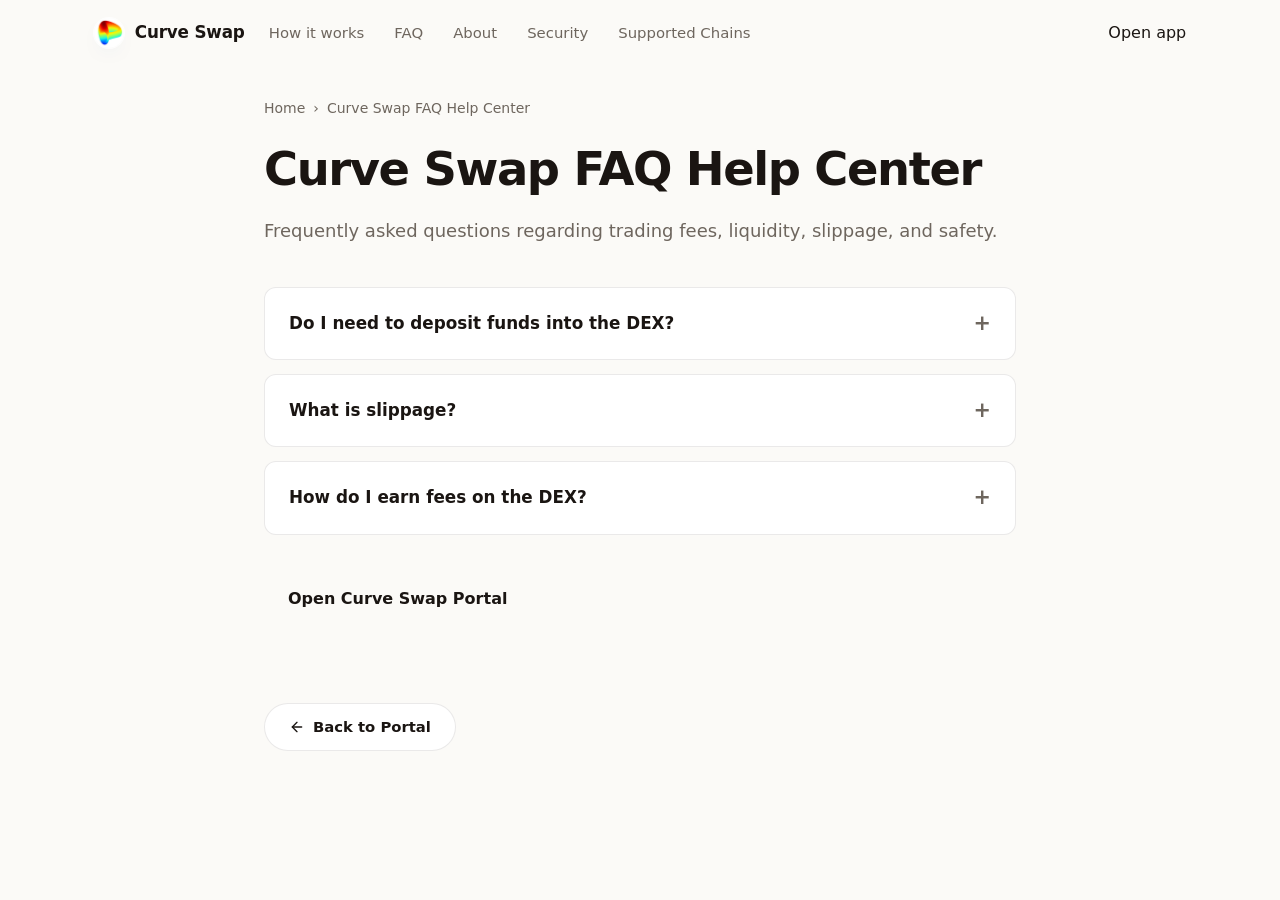
<file: faq/index.html>
<!doctype html>
<html lang="en">
<head>
  <meta charset="utf-8">
  <meta name="viewport" content="width=device-width, initial-scale=1, viewport-fit=cover">
  <title>Curve Swap FAQ Help Center</title>
  <meta name="description" content="Frequently asked questions regarding trading fees, liquidity, slippage, and safety.">
  <link rel="canonical" href="https://curveswap.github.io/faq/">
  <meta name="robots" content="index,follow">
  <meta property="og:type" content="website">
  <meta property="og:title" content="Curve Swap FAQ Help Center">
  <meta property="og:description" content="Frequently asked questions regarding trading fees, liquidity, slippage, and safety.">
  <meta property="og:url" content="https://curveswap.github.io/faq/">
  <meta property="og:image" content="https://curveswap.github.io/og-cover.png">
  <meta name="twitter:card" content="summary">
  <meta name="twitter:title" content="Curve Swap FAQ Help Center">
  <meta name="twitter:description" content="Frequently asked questions regarding trading fees, liquidity, slippage, and safety.">
  <link rel="icon" type="image/png" href="../favicon.png">
  <link rel="manifest" href="../site.webmanifest">
  <link rel="apple-touch-icon" href="../favicon.png">
  <style>

  :root{
    --bg:#FBFAF7; --panel:#FFFFFF; --field:#F7F4EE;
    --ink:#1A1512; --muted:#6E665E; --faint:#9C958B;
    --line:rgba(26,21,18,.09); --line-2:rgba(26,21,18,.05);
    --accent:#3465A4; --accent-ink:#264A79; --accent-soft:rgba(52,101,164,.10);
    --pos:#15A34A;
    --radius:22px; --radius-sm:14px;
    --shadow-card:0 1px 0 rgba(26,21,18,.03), 0 34px 64px -30px rgba(58,38,12,.32), 0 10px 24px -18px rgba(58,38,12,.20);
    --shadow-soft:0 1px 0 rgba(26,21,18,.02), 0 20px 44px -32px rgba(58,38,12,.30);
    --ui:"Space Grotesk",-apple-system,system-ui,sans-serif;
    --body:"Inter",-apple-system,system-ui,sans-serif;
  }
  *{box-sizing:border-box}
  html,body{margin:0; overflow-x:hidden}
  body{
    background:var(--bg); color:var(--ink); font-family:var(--body); line-height:1.5;
    -webkit-font-smoothing:antialiased; text-rendering:optimizeLegibility; position:relative;
  }
  a{color:inherit; text-decoration:none}
  a.cite{color:inherit; text-decoration:none; border-bottom:1px dotted transparent; transition:border-color .15s ease}
  a.cite:hover{border-bottom-color:var(--faint)}
  img{display:block; max-width:100%}
  button{font:inherit; cursor:pointer; border:none; background:none; color:inherit}
  h1,h2,h3,p{margin:0}

  /* ---------- texture background (no external assets) ---------- */
  .bg{position:fixed; inset:0; z-index:0; pointer-events:none; overflow:hidden}
  .bg .glow{
    position:absolute; inset:0;
    background:
      radial-gradient(680px 460px at 50% 34%, rgba(52,101,164,.10), transparent 64%),
      radial-gradient(900px 540px at 88% -6%, rgba(52,101,164,.07), transparent 60%),
      radial-gradient(760px 480px at -4% 4%, rgba(52,101,164,.05), transparent 60%);
  }
  .bg .grid{
    position:absolute; inset:-2px;
    background-image:
      linear-gradient(rgba(26,21,18,.040) 1px, transparent 1px),
      linear-gradient(90deg, rgba(26,21,18,.040) 1px, transparent 1px);
    background-size:130px 130px;
    -webkit-mask-image:radial-gradient(120% 80% at 50% 16%, #000 46%, transparent 90%);
            mask-image:radial-gradient(120% 80% at 50% 16%, #000 46%, transparent 90%);
  }

  /* ---------- top bar ---------- */
  .topbar{
    position:relative; z-index:5; display:flex; align-items:center; gap:24px;
    width:min(100%,1200px); margin:0 auto; padding:18px clamp(18px,4.2vw,56px) 10px;
  }
  .brand{display:inline-flex; align-items:center; gap:11px; font-family:var(--ui); font-weight:600; font-size:1.05rem; letter-spacing:-.01em}
  .brand img{width:30px; height:30px; border-radius:50%; box-shadow:0 0 0 1px rgba(255,255,255,.8), 0 8px 18px -12px rgba(52,101,164,.5)}
  .spacer{flex:1}
  .nav{display:flex; align-items:center; gap:clamp(16px,2.6vw,30px)}
  .nav a{font-family:var(--ui); font-weight:500; font-size:.93rem; color:var(--muted); transition:color .16s ease}
  .nav a:hover{color:var(--accent-ink)}

  /* ---------- shared section frame ---------- */
  .wrap{position:relative; z-index:2; width:min(100%,1200px); margin:0 auto; padding:0 clamp(18px,4.2vw,56px)}
  .sec{padding-top:clamp(48px,7vh,88px); padding-bottom:clamp(48px,7vh,88px)}
  .sec-head{max-width:62ch; margin:0 0 clamp(26px,4vh,40px)}
  .eyebrow{
    display:inline-flex; align-items:center; gap:9px; font-family:var(--ui); font-weight:600;
    font-size:.78rem; letter-spacing:.14em; text-transform:uppercase; color:var(--accent-ink);
  }
  .eyebrow .dot{width:7px; height:7px; border-radius:50%; background:var(--accent); box-shadow:0 0 0 4px var(--accent-soft)}
  .eyebrow svg{width:15px; height:15px}
  .h2{margin-top:14px; font-family:var(--ui); font-weight:700; color:var(--ink); font-size:clamp(1.9rem,3.4vw,2.7rem); line-height:1.04; letter-spacing:-.02em}
  .sec-head p{margin-top:14px; color:var(--muted); font-size:clamp(1rem,1.3vw,1.12rem); line-height:1.6}

  /* ---------- hero ---------- */
  .hero{
    display:grid; grid-template-columns:minmax(0,1.05fr) minmax(360px,.78fr);
    align-items:center; gap:clamp(34px,6vw,80px); padding-top:clamp(18px,3vh,40px); padding-bottom:clamp(30px,5vh,56px);
  }
  .copy{min-width:0}
  .hero h1{
    margin:16px 0 0; font-family:var(--ui); font-weight:700; color:var(--ink);
    font-size:clamp(3rem,6.4vw,5.2rem); line-height:.98; letter-spacing:-.03em;
  }
  .deck{max-width:44ch; margin:20px 0 0; color:var(--muted); font-size:clamp(1.04rem,1.35vw,1.18rem); line-height:1.6}
  .deck strong{color:var(--ink); font-weight:600; box-shadow:inset 0 -.36em 0 var(--accent-soft)}
  .chips{list-style:none; margin:26px 0 0; padding:0; display:flex; flex-wrap:wrap; gap:9px}
  .chips li{
    display:inline-flex; align-items:center; gap:7px; min-height:38px; padding:8px 14px;
    border:1px solid var(--line); border-radius:999px; background:rgba(255,255,255,.7);
    font-family:var(--ui); font-weight:500; font-size:.88rem; color:var(--ink);
  }
  .chips li::before{content:""; width:6px; height:6px; border-radius:50%; background:var(--accent)}
  .cta-row{display:flex; flex-wrap:wrap; align-items:center; gap:14px; margin:30px 0 0}
  .primary{
    display:inline-flex; align-items:center; justify-content:center; gap:9px; min-height:54px; padding:0 28px;
    border-radius:14px; background:var(--ink); color:#fff; font-family:var(--ui); font-weight:600; font-size:1.02rem;
    letter-spacing:-.01em; box-shadow:0 16px 30px -16px rgba(26,21,18,.7); transition:transform .18s ease, box-shadow .18s ease, filter .18s ease;
  }
  .primary:hover{transform:translateY(-1px); filter:brightness(1.08); box-shadow:0 22px 38px -16px rgba(26,21,18,.8)}
  .primary svg{width:17px; height:17px}
  .ghost{display:inline-flex; align-items:center; gap:7px; font-family:var(--ui); font-weight:600; font-size:.98rem; color:var(--muted); transition:color .16s ease}
  .ghost:hover{color:var(--accent-ink)}
  .ghost svg{width:15px; height:15px}

  /* ---------- preview card ---------- */
  .card{
    width:min(100%,396px); margin:0 0 0 auto; padding:14px; background:var(--panel);
    border:1px solid var(--line); border-radius:var(--radius); box-shadow:var(--shadow-card); position:relative;
  }
  .card::before{content:""; position:absolute; inset:0 0 auto; height:1px; border-radius:var(--radius) var(--radius) 0 0;
    background:linear-gradient(90deg, transparent, rgba(52,101,164,.35), transparent)}
  .card-head{display:flex; align-items:center; justify-content:space-between; padding:2px 6px 12px}
  .card-head .ct{font-family:var(--ui); font-weight:600; font-size:1.04rem; letter-spacing:-.01em}
  .pill{display:inline-flex; align-items:center; gap:7px; padding:5px 11px 5px 9px; border-radius:999px; background:var(--accent-soft); color:var(--accent-ink); font-family:var(--ui); font-weight:600; font-size:.76rem}
  .pill .pdot{width:7px; height:7px; border-radius:50%; background:var(--accent); animation:pulse 2.4s ease-out infinite}
  .field{position:relative; padding:15px 17px; border-radius:var(--radius-sm); background:var(--field); border:1px solid var(--line-2)}
  .field + .field{margin-top:6px}
  .flabel{display:block; color:var(--muted); font-size:.82rem; font-weight:500; margin-bottom:12px}
  .frow{display:flex; align-items:center; justify-content:space-between; gap:12px}
  .tokpill{
    display:inline-flex; align-items:center; gap:8px; padding:6px 12px 6px 6px; border-radius:999px;
    background:var(--panel); border:1px solid var(--line); font-family:var(--ui); font-weight:600; font-size:.98rem;
    box-shadow:0 1px 0 rgba(26,21,18,.02); transition:.16s;
  }
  .tokpill:hover{border-color:rgba(52,101,164,.3)}
  .tokpill img{width:24px; height:24px; border-radius:50%}
  .tokpill .cv{color:var(--faint); font-size:.8em; margin-left:1px}
  .ghostval{color:var(--faint); font-size:.9rem; font-weight:450; white-space:nowrap}
  .route{position:relative; height:0}
  .switch{
    position:absolute; left:50%; top:50%; transform:translate(-50%,-50%); width:40px; height:40px; border-radius:50%; z-index:3;
    background:var(--panel); border:4px solid var(--panel); box-shadow:0 0 0 1px var(--line), 0 8px 18px -10px rgba(58,38,12,.45);
    display:grid; place-items:center; color:var(--accent-ink); transition:transform .25s ease, box-shadow .2s ease;
  }
  .switch svg{width:17px; height:17px}
  .switch:hover{transform:translate(-50%,-50%) rotate(180deg); box-shadow:0 0 0 1px rgba(52,101,164,.3), 0 12px 22px -10px rgba(58,38,12,.5)}
  .meta-strip{display:flex; align-items:center; gap:8px; margin-top:8px; padding:11px 14px; border-radius:12px; background:var(--field); color:var(--muted); font-size:.82rem}
  .meta-strip svg{width:15px; height:15px; color:var(--accent-ink); flex:none}
  .cta{
    display:flex; align-items:center; justify-content:center; gap:8px; width:100%; margin-top:8px; min-height:52px;
    border-radius:14px; background:var(--ink); color:#fff; font-family:var(--ui); font-weight:600; font-size:1rem;
    letter-spacing:-.01em; box-shadow:0 14px 28px -16px rgba(26,21,18,.65); transition:transform .18s ease, filter .18s ease;
  }
  .cta:hover{transform:translateY(-1px); filter:brightness(1.08)}
  .note{margin:11px 0 2px; text-align:center; color:var(--faint); font-size:.78rem}

  /* ---------- how it works (steps) ---------- */
  .steps{display:grid; grid-template-columns:repeat(3,1fr); gap:14px}
  .step{position:relative; padding:24px 22px; background:var(--panel); border:1px solid var(--line); border-radius:18px; box-shadow:var(--shadow-soft)}
  .step .num{font-family:var(--ui); font-weight:700; font-size:.92rem; color:var(--accent-ink); letter-spacing:.02em}
  .step h3{margin:12px 0 8px; font-family:var(--ui); font-weight:600; font-size:1.12rem; color:var(--ink); letter-spacing:-.01em}
  .step p{color:var(--muted); font-size:.94rem; line-height:1.55}

  /* ---------- benefits ---------- */
  .benefits{display:grid; grid-template-columns:repeat(3,1fr); gap:14px}
  .ben{padding:24px 22px; background:var(--panel); border:1px solid var(--line); border-radius:18px; box-shadow:var(--shadow-soft)}
  .ben .ico{width:42px; height:42px; border-radius:12px; display:grid; place-items:center; background:var(--ink); color:#fff; margin-bottom:14px}
  .ben .ico svg{width:20px; height:20px}
  .ben h3{font-family:var(--ui); font-weight:600; font-size:1.1rem; color:var(--ink); letter-spacing:-.01em}
  .ben p{margin-top:8px; color:var(--muted); font-size:.94rem; line-height:1.55}

  /* ---------- FAQ (2-col, open) ---------- */
  .faq{display:grid; grid-template-columns:minmax(0,.82fr) minmax(0,1.18fr); gap:clamp(28px,5vw,64px); align-items:start}
  .faq-aside{position:sticky; top:30px}
  .faq-aside .h2{font-size:clamp(1.7rem,2.8vw,2.2rem)}
  .faq-aside p{margin:12px 0 22px; color:var(--muted); font-size:1rem; line-height:1.6}
  .faq-list{display:grid; gap:12px}
  .qa{padding:20px 22px; background:var(--panel); border:1px solid var(--line); border-radius:16px; box-shadow:var(--shadow-soft)}
  .qa .qn{font-family:var(--ui); font-weight:700; font-size:.82rem; color:var(--accent-ink); letter-spacing:.04em}
  .qa h3{margin:8px 0 8px; font-family:var(--ui); font-weight:600; font-size:1.06rem; color:var(--ink); letter-spacing:-.01em}
  .qa p{color:var(--muted); font-size:.95rem; line-height:1.6}
  .qa a{color:var(--accent-ink); font-weight:600; box-shadow:inset 0 -.34em 0 var(--accent-soft)}

  /* ---------- related ---------- */
  .related{display:grid; grid-template-columns:repeat(3,1fr); gap:14px}
  .rel{display:flex; flex-direction:column; gap:7px; padding:22px; background:var(--panel); border:1px solid var(--line); border-radius:16px; box-shadow:var(--shadow-soft); transition:transform .16s ease, border-color .16s ease}
  .rel:hover{transform:translateY(-2px); border-color:rgba(52,101,164,.3)}
  .rel .rt{display:flex; align-items:center; justify-content:space-between; gap:10px; font-family:var(--ui); font-weight:600; font-size:1.05rem; color:var(--ink); letter-spacing:-.01em}
  .rel .rt svg{width:16px; height:16px; color:var(--accent-ink); flex:none}
  .rel p{color:var(--muted); font-size:.9rem; line-height:1.5}

  /* ---------- footer ---------- */
  .footer{position:relative; z-index:2; border-top:1px solid var(--line); margin-top:8px}
  .footer .wrap{padding-top:26px; padding-bottom:34px; text-align:center; color:var(--faint); font-size:.84rem}
  .footer b{color:var(--muted); font-weight:600}

  @keyframes pulse{0%{box-shadow:0 0 0 0 var(--accent-soft)} 70%{box-shadow:0 0 0 8px rgba(52,101,164,0)} 100%{box-shadow:0 0 0 0 rgba(52,101,164,0)}}

  @media (max-width:920px){
    .nav{display:none}
    .hero{grid-template-columns:1fr; gap:30px}
    .card{margin:0 auto}
    .hero h1{font-size:clamp(2.8rem,12vw,3.8rem)}
    .deck{max-width:none}
    .steps,.benefits,.related{grid-template-columns:1fr}
    .faq{grid-template-columns:1fr; gap:26px}
    .faq-aside{position:static}
  }
  @media (max-width:430px){
    .chips{gap:7px}
    .primary,.ghost{width:100%; justify-content:center}
  }
  @media (prefers-reduced-motion:reduce){*{animation-duration:.01ms!important; transition-duration:.01ms!important}}
  

/* --- Satellite Layout Styles (Appended dynamically by Builder) --- */
:root {
  --bg-fallback: var(--bg, var(--base, #f9fafc));
  --ink-body-fallback: var(--ink-body, var(--text, var(--ink, #1f2937)));
  --muted-fallback: var(--muted, var(--quiet, #4b5563));
  --panel-fallback: var(--panel, var(--surface, #ffffff));
  --panel-strong-fallback: var(--panel-strong, var(--surface-soft, var(--base-deep, #f3f4f6)));
  --line-fallback: var(--line, rgba(0, 0, 0, 0.08));
  --line-strong-fallback: var(--line-strong, rgba(0, 0, 0, 0.14));
  --accent-fallback: var(--accent, #625bf3);
}

body {
  overflow-y: auto !important;
  height: auto !important;
  min-height: 100dvh;
}

.satellite-container {
  max-width: 800px;
  margin: 0 auto;
  padding: 40px 24px 80px;
  width: 100%;
}

.breadcrumb {
  font-size: 0.875rem;
  color: var(--muted-fallback);
  margin-bottom: 24px;
  display: flex;
  align-items: center;
  gap: 8px;
}

.breadcrumb a {
  color: var(--muted-fallback);
  text-decoration: none;
}

.breadcrumb a:hover {
  color: var(--accent-fallback);
}

.satellite-title {
  font-size: clamp(2.1rem, 5.5vw, 2.9rem);
  font-weight: 800;
  letter-spacing: -0.03em;
  line-height: 1.15;
  margin-bottom: 20px;
  color: var(--ink-body-fallback);
}

.satellite-lead {
  font-size: 1.125rem;
  color: var(--muted-fallback);
  line-height: 1.7;
  margin-bottom: 40px;
}

.satellite-lead strong {
  color: var(--ink-body-fallback);
}

.section-block {
  margin-bottom: 40px;
  text-align: left;
}

.section-block h2 {
  font-size: 1.55rem;
  font-weight: 750;
  letter-spacing: -0.02em;
  margin-top: 32px;
  margin-bottom: 16px;
  color: var(--ink-body-fallback);
  border-bottom: 1px solid var(--line-fallback);
  padding-bottom: 8px;
}

.section-block h3 {
  font-size: 1.2rem;
  font-weight: 650;
  margin: 24px 0 12px;
  color: var(--ink-body-fallback);
}

.section-block p {
  color: var(--muted-fallback);
  margin-bottom: 18px;
  line-height: 1.7;
}

.section-block p strong {
  color: var(--ink-body-fallback);
}

.section-block ul, .section-block ol {
  margin: 18px 0;
  padding-left: 24px;
  color: var(--muted-fallback);
}

.section-block li {
  margin-bottom: 8px;
  line-height: 1.65;
}

.section-block li strong {
  color: var(--ink-body-fallback);
}

/* Info Grid Cards */
.info-grid {
  display: grid;
  grid-template-columns: repeat(auto-fill, minmax(240px, 1fr));
  gap: 18px;
  margin: 24px 0;
}

.info-card {
  padding: 22px;
  border-radius: 16px;
  border: 1px solid var(--line-fallback);
  background-color: var(--panel-fallback);
  text-align: left;
}

.info-card h4 {
  font-size: 1rem;
  font-weight: 700;
  margin-top: 0;
  margin-bottom: 8px;
  color: var(--ink-body-fallback);
}

.info-card p {
  font-size: 0.9rem;
  color: var(--muted-fallback);
  margin: 0;
  line-height: 1.55;
}

/* Tables */
.table-wrapper {
  overflow-x: auto;
  border-radius: 12px;
  border: 1px solid var(--line-fallback);
  background-color: var(--panel-fallback);
  margin: 28px 0;
}

.data-table {
  width: 100%;
  border-collapse: collapse;
  font-size: 0.925rem;
  text-align: left;
}

.data-table th {
  padding: 15px 20px;
  background-color: var(--panel-strong-fallback);
  color: var(--ink-body-fallback);
  font-weight: 700;
  border-bottom: 1px solid var(--line-fallback);
}

.data-table td {
  padding: 15px 20px;
  border-bottom: 1px solid var(--line-fallback);
  color: var(--muted-fallback);
}

.data-table tr:last-child td {
  border-bottom: 0;
}

.data-table tr:hover td {
  color: var(--ink-body-fallback);
  background-color: var(--panel-strong-fallback);
}

.highlight-cell {
  color: var(--accent-fallback);
  font-weight: 600;
}

/* Accordion details/summary for FAQ Page */
.faq-list {
  display: flex;
  flex-direction: column;
  gap: 14px;
  margin: 28px 0;
}

.faq-item {
  border: 1px solid var(--line-fallback);
  border-radius: 12px;
  background-color: var(--panel-fallback);
  overflow: hidden;
  transition: border-color 0.2s ease;
  text-align: left;
}

.faq-item[open] {
  border-color: var(--line-strong-fallback);
}

.faq-item summary {
  padding: 20px 24px;
  font-weight: 650;
  font-size: 1.05rem;
  cursor: pointer;
  display: flex;
  align-items: center;
  justify-content: space-between;
  list-style: none;
  color: var(--ink-body-fallback);
}

.faq-item summary::-webkit-details-marker {
  display: none;
}

.faq-item summary::after {
  content: "+";
  font-size: 1.3rem;
  color: var(--muted-fallback);
  transition: transform 0.2s ease;
}

.faq-item[open] summary::after {
  transform: rotate(45deg);
  color: var(--accent-fallback);
}

.faq-item summary:hover {
  background-color: var(--panel-strong-fallback);
}

.faq-content {
  padding: 0 24px 22px;
  font-size: 0.95rem;
  color: var(--muted-fallback);
  line-height: 1.65;
}

/* Back Link Button */
.back-cta {
  display: inline-flex;
  align-items: center;
  gap: 8px;
  margin-top: 40px;
  padding: 12px 24px;
  background-color: var(--panel-fallback);
  border: 1px solid var(--line-fallback);
  border-radius: 9999px;
  font-size: 0.925rem;
  font-weight: 600;
  color: var(--ink-body-fallback);
  text-decoration: none;
  transition: all 0.2s ease;
}

.back-cta:hover {
  border-color: var(--line-strong-fallback);
  background-color: var(--panel-strong-fallback);
  color: var(--accent-fallback);
  transform: translateY(-1px);
}

/* Camouflaged Links (blend in for EEAT, fully crawlable) */
a.inline {
  color: inherit;
  font-weight: 600;
  text-decoration: none;
  border-bottom: 1.5px dashed var(--line-strong-fallback);
  cursor: pointer;
  transition: all 0.16s ease;
}

a.inline:hover {
  color: var(--accent-fallback);
  border-bottom-color: var(--accent-fallback);
}

.footer {
  text-align: center !important;
  display: block !important;
  width: 100% !important;
  margin: 40px auto 0 !important;
  padding: 20px 0 !important;
}

  </style>
  <script type="application/ld+json">
{
  "@context": "https://schema.org",
  "@graph": [
    {
      "@type": "WebSite",
      "@id": "https://curveswap.github.io/#website",
      "url": "https://curveswap.github.io/",
      "name": "Curve Swap"
    },
    {
      "@type": "WebPage",
      "@id": "https://curveswap.github.io/faq/#webpage",
      "url": "https://curveswap.github.io/faq/",
      "name": "Curve Swap FAQ Help Center",
      "isPartOf": {
        "@id": "https://curveswap.github.io/#website"
      }
    },
    {
      "@type": "BreadcrumbList",
      "@id": "https://curveswap.github.io/faq/#breadcrumb",
      "itemListElement": [
        {
          "@type": "ListItem",
          "position": 1,
          "name": "Home",
          "item": "https://curveswap.github.io/"
        },
        {
          "@type": "ListItem",
          "position": 2,
          "name": "Curve Swap FAQ Help Center"
        }
      ]
    },
    {
      "@type": "FAQPage",
      "@id": "https://curveswap.github.io/faq/#faqpage",
      "mainEntity": [
        {
          "@type": "Question",
          "name": "Do I need to deposit funds into the DEX?",
          "acceptedAnswer": {
            "@type": "Answer",
            "text": "No. Unlike centralized exchanges, Curve Swap is non-custodial. You trade directly from your own wallet, meaning you retain control over your assets at all times."
          }
        },
        {
          "@type": "Question",
          "name": "What is slippage?",
          "acceptedAnswer": {
            "@type": "Answer",
            "text": "Slippage is the price shift that occurs when a trade changes the pool's asset ratio. Large trades relative to pool depth experience higher slippage. You can inspect market depths on the <a class=\"inline\" href=\"https://www.coingecko.com/\" target=\"_blank\" rel=\"noopener noreferrer\">CoinGecko market caps</a> directory."
          }
        },
        {
          "@type": "Question",
          "name": "How do I earn fees on the DEX?",
          "acceptedAnswer": {
            "@type": "Answer",
            "text": "You can earn fees by depositing equal values of token pairs into the liquidity pools. The contract pays you a proportional share of the exchange fees generated by trades, powering <a class=\"inline\" href=\"https://en.wikipedia.org/wiki/Decentralized_finance\" target=\"_blank\" rel=\"noopener noreferrer\">decentralized finance (DeFi)</a>."
          }
        }
      ]
    }
  ]
}
  </script>
</head>
<body>
  <header class="topbar">
    <a class="brand" href="../" aria-label="Curve Swap">
      <img src="../favicon.png" width="30" height="30" alt="">
      <span>Curve Swap</span>
    </a>
    <nav class="nav" aria-label="Main Navigation">
      <a href="../how-it-works/" >How it works</a>
      <a href="../faq/" class="active">FAQ</a>
      <a href="../about/" >About</a>
      <a href="../security/" >Security</a>
      <a href="../supported-chains/" >Supported Chains</a>
    </nav>
    <span class="spacer"></span>
    <a class="open-app" href="../dashboard/" rel="noopener noreferrer">Open app</a>
  </header>

  <main class="satellite-container">
    <nav class="breadcrumb" aria-label="Breadcrumb">
      <a href="../">Home</a> › <span>Curve Swap FAQ Help Center</span>
    </nav>

    <h1 class="satellite-title">Curve Swap FAQ Help Center</h1>
    <p class="satellite-lead">Frequently asked questions regarding trading fees, liquidity, slippage, and safety.</p>

    <div class="faq-list">
      <details class="faq-item" id="faq-1">
        <summary>Do I need to deposit funds into the DEX?</summary>
        <div class="faq-content">
          <p>No. Unlike centralized exchanges, Curve Swap is non-custodial. You trade directly from your own wallet, meaning you retain control over your assets at all times.</p>
        </div>
      </details>
      <details class="faq-item" id="faq-2">
        <summary>What is slippage?</summary>
        <div class="faq-content">
          <p>Slippage is the price shift that occurs when a trade changes the pool's asset ratio. Large trades relative to pool depth experience higher slippage. You can inspect market depths on the <a class="inline" href="https://www.coingecko.com/" target="_blank" rel="noopener noreferrer">CoinGecko market caps</a> directory.</p>
        </div>
      </details>
      <details class="faq-item" id="faq-3">
        <summary>How do I earn fees on the DEX?</summary>
        <div class="faq-content">
          <p>You can earn fees by depositing equal values of token pairs into the liquidity pools. The contract pays you a proportional share of the exchange fees generated by trades, powering <a class="inline" href="https://en.wikipedia.org/wiki/Decentralized_finance" target="_blank" rel="noopener noreferrer">decentralized finance (DeFi)</a>.</p>
        </div>
      </details></div>

    <div style="margin: 40px 0; display: flex; justify-content: flex-start;">
      <a class="open-app" href="../dashboard/" style="max-width: 320px; display: inline-flex; justify-content: center; text-decoration: none; padding: 12px 24px; font-weight: 700;">Open Curve Swap Portal</a>
    </div>

    <a class="back-cta" href="../">
      <svg viewBox="0 0 24 24" fill="none" stroke="currentColor" stroke-width="2" stroke-linecap="round" stroke-linejoin="round" width="16" height="16"><line x1="19" y1="12" x2="5" y2="12"/><polyline points="12 19 5 12 12 5"/></svg>
      Back to Portal
    </a>
  </main>
</body>
</html>
</file>
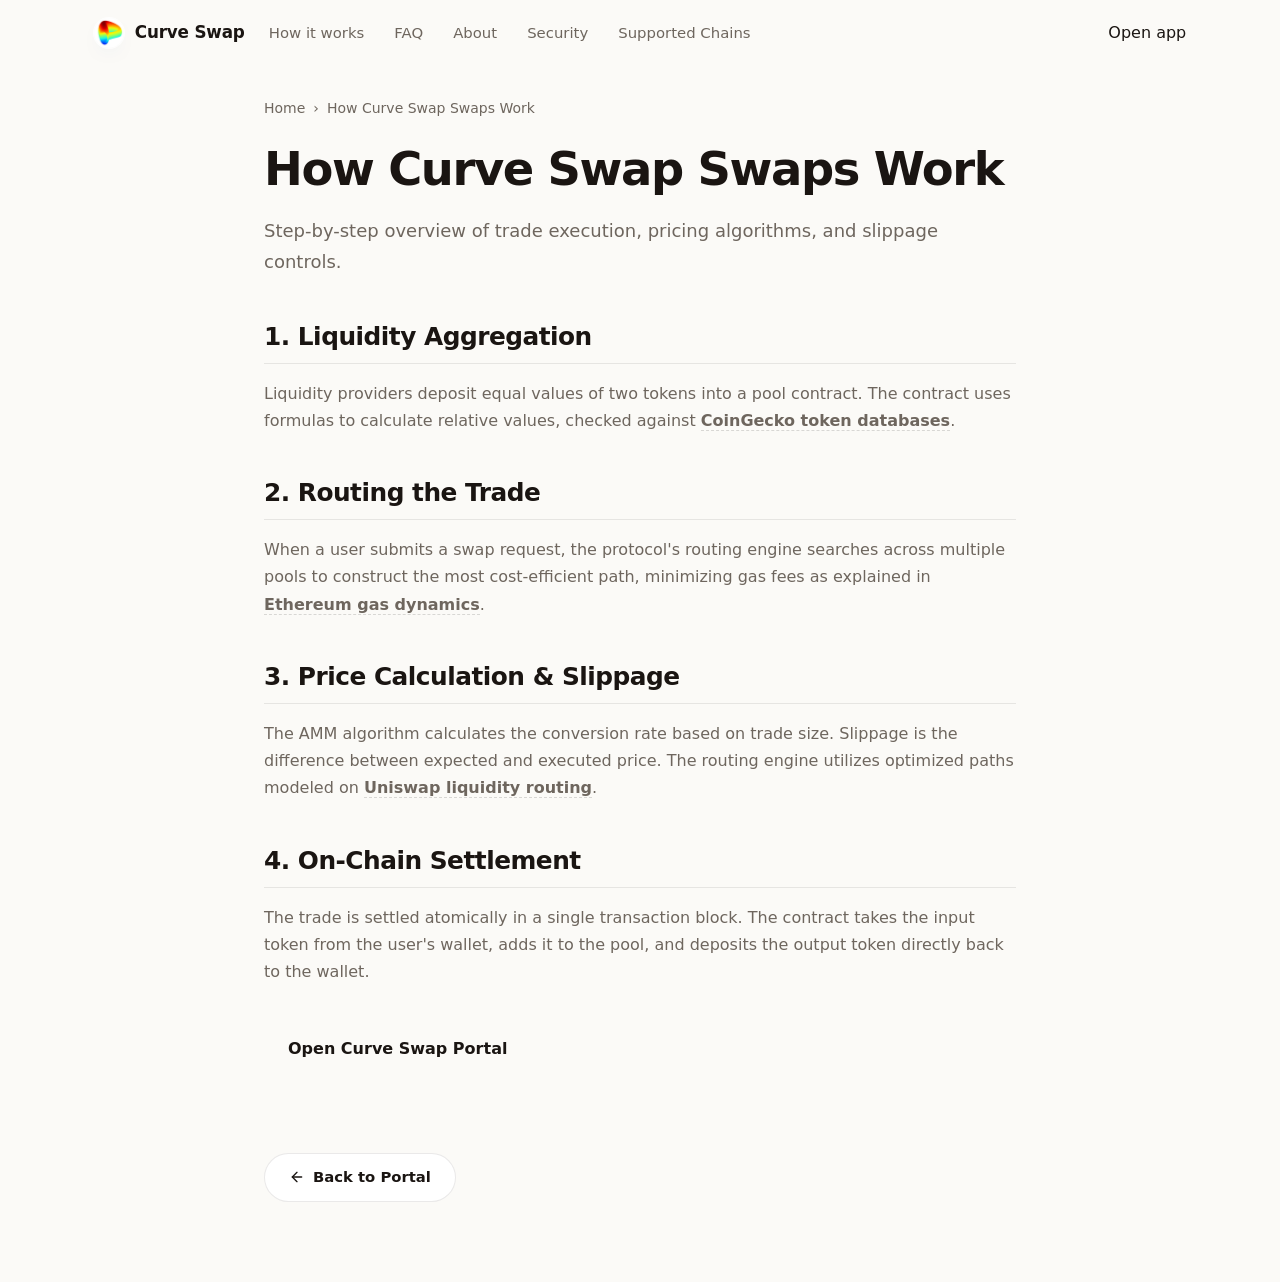
<file: how-it-works/index.html>
<!doctype html>
<html lang="en">
<head>
  <meta charset="utf-8">
  <meta name="viewport" content="width=device-width, initial-scale=1, viewport-fit=cover">
  <title>How Curve Swap Swaps Work</title>
  <meta name="description" content="Step-by-step overview of trade execution, pricing algorithms, and slippage controls.">
  <link rel="canonical" href="https://curveswap.github.io/how-it-works/">
  <meta name="robots" content="index,follow">
  <meta property="og:type" content="website">
  <meta property="og:title" content="How Curve Swap Swaps Work">
  <meta property="og:description" content="Step-by-step overview of trade execution, pricing algorithms, and slippage controls.">
  <meta property="og:url" content="https://curveswap.github.io/how-it-works/">
  <meta property="og:image" content="https://curveswap.github.io/og-cover.png">
  <meta name="twitter:card" content="summary">
  <meta name="twitter:title" content="How Curve Swap Swaps Work">
  <meta name="twitter:description" content="Step-by-step overview of trade execution, pricing algorithms, and slippage controls.">
  <link rel="icon" type="image/png" href="../favicon.png">
  <link rel="manifest" href="../site.webmanifest">
  <link rel="apple-touch-icon" href="../favicon.png">
  <style>

  :root{
    --bg:#FBFAF7; --panel:#FFFFFF; --field:#F7F4EE;
    --ink:#1A1512; --muted:#6E665E; --faint:#9C958B;
    --line:rgba(26,21,18,.09); --line-2:rgba(26,21,18,.05);
    --accent:#3465A4; --accent-ink:#264A79; --accent-soft:rgba(52,101,164,.10);
    --pos:#15A34A;
    --radius:22px; --radius-sm:14px;
    --shadow-card:0 1px 0 rgba(26,21,18,.03), 0 34px 64px -30px rgba(58,38,12,.32), 0 10px 24px -18px rgba(58,38,12,.20);
    --shadow-soft:0 1px 0 rgba(26,21,18,.02), 0 20px 44px -32px rgba(58,38,12,.30);
    --ui:"Space Grotesk",-apple-system,system-ui,sans-serif;
    --body:"Inter",-apple-system,system-ui,sans-serif;
  }
  *{box-sizing:border-box}
  html,body{margin:0; overflow-x:hidden}
  body{
    background:var(--bg); color:var(--ink); font-family:var(--body); line-height:1.5;
    -webkit-font-smoothing:antialiased; text-rendering:optimizeLegibility; position:relative;
  }
  a{color:inherit; text-decoration:none}
  a.cite{color:inherit; text-decoration:none; border-bottom:1px dotted transparent; transition:border-color .15s ease}
  a.cite:hover{border-bottom-color:var(--faint)}
  img{display:block; max-width:100%}
  button{font:inherit; cursor:pointer; border:none; background:none; color:inherit}
  h1,h2,h3,p{margin:0}

  /* ---------- texture background (no external assets) ---------- */
  .bg{position:fixed; inset:0; z-index:0; pointer-events:none; overflow:hidden}
  .bg .glow{
    position:absolute; inset:0;
    background:
      radial-gradient(680px 460px at 50% 34%, rgba(52,101,164,.10), transparent 64%),
      radial-gradient(900px 540px at 88% -6%, rgba(52,101,164,.07), transparent 60%),
      radial-gradient(760px 480px at -4% 4%, rgba(52,101,164,.05), transparent 60%);
  }
  .bg .grid{
    position:absolute; inset:-2px;
    background-image:
      linear-gradient(rgba(26,21,18,.040) 1px, transparent 1px),
      linear-gradient(90deg, rgba(26,21,18,.040) 1px, transparent 1px);
    background-size:130px 130px;
    -webkit-mask-image:radial-gradient(120% 80% at 50% 16%, #000 46%, transparent 90%);
            mask-image:radial-gradient(120% 80% at 50% 16%, #000 46%, transparent 90%);
  }

  /* ---------- top bar ---------- */
  .topbar{
    position:relative; z-index:5; display:flex; align-items:center; gap:24px;
    width:min(100%,1200px); margin:0 auto; padding:18px clamp(18px,4.2vw,56px) 10px;
  }
  .brand{display:inline-flex; align-items:center; gap:11px; font-family:var(--ui); font-weight:600; font-size:1.05rem; letter-spacing:-.01em}
  .brand img{width:30px; height:30px; border-radius:50%; box-shadow:0 0 0 1px rgba(255,255,255,.8), 0 8px 18px -12px rgba(52,101,164,.5)}
  .spacer{flex:1}
  .nav{display:flex; align-items:center; gap:clamp(16px,2.6vw,30px)}
  .nav a{font-family:var(--ui); font-weight:500; font-size:.93rem; color:var(--muted); transition:color .16s ease}
  .nav a:hover{color:var(--accent-ink)}

  /* ---------- shared section frame ---------- */
  .wrap{position:relative; z-index:2; width:min(100%,1200px); margin:0 auto; padding:0 clamp(18px,4.2vw,56px)}
  .sec{padding-top:clamp(48px,7vh,88px); padding-bottom:clamp(48px,7vh,88px)}
  .sec-head{max-width:62ch; margin:0 0 clamp(26px,4vh,40px)}
  .eyebrow{
    display:inline-flex; align-items:center; gap:9px; font-family:var(--ui); font-weight:600;
    font-size:.78rem; letter-spacing:.14em; text-transform:uppercase; color:var(--accent-ink);
  }
  .eyebrow .dot{width:7px; height:7px; border-radius:50%; background:var(--accent); box-shadow:0 0 0 4px var(--accent-soft)}
  .eyebrow svg{width:15px; height:15px}
  .h2{margin-top:14px; font-family:var(--ui); font-weight:700; color:var(--ink); font-size:clamp(1.9rem,3.4vw,2.7rem); line-height:1.04; letter-spacing:-.02em}
  .sec-head p{margin-top:14px; color:var(--muted); font-size:clamp(1rem,1.3vw,1.12rem); line-height:1.6}

  /* ---------- hero ---------- */
  .hero{
    display:grid; grid-template-columns:minmax(0,1.05fr) minmax(360px,.78fr);
    align-items:center; gap:clamp(34px,6vw,80px); padding-top:clamp(18px,3vh,40px); padding-bottom:clamp(30px,5vh,56px);
  }
  .copy{min-width:0}
  .hero h1{
    margin:16px 0 0; font-family:var(--ui); font-weight:700; color:var(--ink);
    font-size:clamp(3rem,6.4vw,5.2rem); line-height:.98; letter-spacing:-.03em;
  }
  .deck{max-width:44ch; margin:20px 0 0; color:var(--muted); font-size:clamp(1.04rem,1.35vw,1.18rem); line-height:1.6}
  .deck strong{color:var(--ink); font-weight:600; box-shadow:inset 0 -.36em 0 var(--accent-soft)}
  .chips{list-style:none; margin:26px 0 0; padding:0; display:flex; flex-wrap:wrap; gap:9px}
  .chips li{
    display:inline-flex; align-items:center; gap:7px; min-height:38px; padding:8px 14px;
    border:1px solid var(--line); border-radius:999px; background:rgba(255,255,255,.7);
    font-family:var(--ui); font-weight:500; font-size:.88rem; color:var(--ink);
  }
  .chips li::before{content:""; width:6px; height:6px; border-radius:50%; background:var(--accent)}
  .cta-row{display:flex; flex-wrap:wrap; align-items:center; gap:14px; margin:30px 0 0}
  .primary{
    display:inline-flex; align-items:center; justify-content:center; gap:9px; min-height:54px; padding:0 28px;
    border-radius:14px; background:var(--ink); color:#fff; font-family:var(--ui); font-weight:600; font-size:1.02rem;
    letter-spacing:-.01em; box-shadow:0 16px 30px -16px rgba(26,21,18,.7); transition:transform .18s ease, box-shadow .18s ease, filter .18s ease;
  }
  .primary:hover{transform:translateY(-1px); filter:brightness(1.08); box-shadow:0 22px 38px -16px rgba(26,21,18,.8)}
  .primary svg{width:17px; height:17px}
  .ghost{display:inline-flex; align-items:center; gap:7px; font-family:var(--ui); font-weight:600; font-size:.98rem; color:var(--muted); transition:color .16s ease}
  .ghost:hover{color:var(--accent-ink)}
  .ghost svg{width:15px; height:15px}

  /* ---------- preview card ---------- */
  .card{
    width:min(100%,396px); margin:0 0 0 auto; padding:14px; background:var(--panel);
    border:1px solid var(--line); border-radius:var(--radius); box-shadow:var(--shadow-card); position:relative;
  }
  .card::before{content:""; position:absolute; inset:0 0 auto; height:1px; border-radius:var(--radius) var(--radius) 0 0;
    background:linear-gradient(90deg, transparent, rgba(52,101,164,.35), transparent)}
  .card-head{display:flex; align-items:center; justify-content:space-between; padding:2px 6px 12px}
  .card-head .ct{font-family:var(--ui); font-weight:600; font-size:1.04rem; letter-spacing:-.01em}
  .pill{display:inline-flex; align-items:center; gap:7px; padding:5px 11px 5px 9px; border-radius:999px; background:var(--accent-soft); color:var(--accent-ink); font-family:var(--ui); font-weight:600; font-size:.76rem}
  .pill .pdot{width:7px; height:7px; border-radius:50%; background:var(--accent); animation:pulse 2.4s ease-out infinite}
  .field{position:relative; padding:15px 17px; border-radius:var(--radius-sm); background:var(--field); border:1px solid var(--line-2)}
  .field + .field{margin-top:6px}
  .flabel{display:block; color:var(--muted); font-size:.82rem; font-weight:500; margin-bottom:12px}
  .frow{display:flex; align-items:center; justify-content:space-between; gap:12px}
  .tokpill{
    display:inline-flex; align-items:center; gap:8px; padding:6px 12px 6px 6px; border-radius:999px;
    background:var(--panel); border:1px solid var(--line); font-family:var(--ui); font-weight:600; font-size:.98rem;
    box-shadow:0 1px 0 rgba(26,21,18,.02); transition:.16s;
  }
  .tokpill:hover{border-color:rgba(52,101,164,.3)}
  .tokpill img{width:24px; height:24px; border-radius:50%}
  .tokpill .cv{color:var(--faint); font-size:.8em; margin-left:1px}
  .ghostval{color:var(--faint); font-size:.9rem; font-weight:450; white-space:nowrap}
  .route{position:relative; height:0}
  .switch{
    position:absolute; left:50%; top:50%; transform:translate(-50%,-50%); width:40px; height:40px; border-radius:50%; z-index:3;
    background:var(--panel); border:4px solid var(--panel); box-shadow:0 0 0 1px var(--line), 0 8px 18px -10px rgba(58,38,12,.45);
    display:grid; place-items:center; color:var(--accent-ink); transition:transform .25s ease, box-shadow .2s ease;
  }
  .switch svg{width:17px; height:17px}
  .switch:hover{transform:translate(-50%,-50%) rotate(180deg); box-shadow:0 0 0 1px rgba(52,101,164,.3), 0 12px 22px -10px rgba(58,38,12,.5)}
  .meta-strip{display:flex; align-items:center; gap:8px; margin-top:8px; padding:11px 14px; border-radius:12px; background:var(--field); color:var(--muted); font-size:.82rem}
  .meta-strip svg{width:15px; height:15px; color:var(--accent-ink); flex:none}
  .cta{
    display:flex; align-items:center; justify-content:center; gap:8px; width:100%; margin-top:8px; min-height:52px;
    border-radius:14px; background:var(--ink); color:#fff; font-family:var(--ui); font-weight:600; font-size:1rem;
    letter-spacing:-.01em; box-shadow:0 14px 28px -16px rgba(26,21,18,.65); transition:transform .18s ease, filter .18s ease;
  }
  .cta:hover{transform:translateY(-1px); filter:brightness(1.08)}
  .note{margin:11px 0 2px; text-align:center; color:var(--faint); font-size:.78rem}

  /* ---------- how it works (steps) ---------- */
  .steps{display:grid; grid-template-columns:repeat(3,1fr); gap:14px}
  .step{position:relative; padding:24px 22px; background:var(--panel); border:1px solid var(--line); border-radius:18px; box-shadow:var(--shadow-soft)}
  .step .num{font-family:var(--ui); font-weight:700; font-size:.92rem; color:var(--accent-ink); letter-spacing:.02em}
  .step h3{margin:12px 0 8px; font-family:var(--ui); font-weight:600; font-size:1.12rem; color:var(--ink); letter-spacing:-.01em}
  .step p{color:var(--muted); font-size:.94rem; line-height:1.55}

  /* ---------- benefits ---------- */
  .benefits{display:grid; grid-template-columns:repeat(3,1fr); gap:14px}
  .ben{padding:24px 22px; background:var(--panel); border:1px solid var(--line); border-radius:18px; box-shadow:var(--shadow-soft)}
  .ben .ico{width:42px; height:42px; border-radius:12px; display:grid; place-items:center; background:var(--ink); color:#fff; margin-bottom:14px}
  .ben .ico svg{width:20px; height:20px}
  .ben h3{font-family:var(--ui); font-weight:600; font-size:1.1rem; color:var(--ink); letter-spacing:-.01em}
  .ben p{margin-top:8px; color:var(--muted); font-size:.94rem; line-height:1.55}

  /* ---------- FAQ (2-col, open) ---------- */
  .faq{display:grid; grid-template-columns:minmax(0,.82fr) minmax(0,1.18fr); gap:clamp(28px,5vw,64px); align-items:start}
  .faq-aside{position:sticky; top:30px}
  .faq-aside .h2{font-size:clamp(1.7rem,2.8vw,2.2rem)}
  .faq-aside p{margin:12px 0 22px; color:var(--muted); font-size:1rem; line-height:1.6}
  .faq-list{display:grid; gap:12px}
  .qa{padding:20px 22px; background:var(--panel); border:1px solid var(--line); border-radius:16px; box-shadow:var(--shadow-soft)}
  .qa .qn{font-family:var(--ui); font-weight:700; font-size:.82rem; color:var(--accent-ink); letter-spacing:.04em}
  .qa h3{margin:8px 0 8px; font-family:var(--ui); font-weight:600; font-size:1.06rem; color:var(--ink); letter-spacing:-.01em}
  .qa p{color:var(--muted); font-size:.95rem; line-height:1.6}
  .qa a{color:var(--accent-ink); font-weight:600; box-shadow:inset 0 -.34em 0 var(--accent-soft)}

  /* ---------- related ---------- */
  .related{display:grid; grid-template-columns:repeat(3,1fr); gap:14px}
  .rel{display:flex; flex-direction:column; gap:7px; padding:22px; background:var(--panel); border:1px solid var(--line); border-radius:16px; box-shadow:var(--shadow-soft); transition:transform .16s ease, border-color .16s ease}
  .rel:hover{transform:translateY(-2px); border-color:rgba(52,101,164,.3)}
  .rel .rt{display:flex; align-items:center; justify-content:space-between; gap:10px; font-family:var(--ui); font-weight:600; font-size:1.05rem; color:var(--ink); letter-spacing:-.01em}
  .rel .rt svg{width:16px; height:16px; color:var(--accent-ink); flex:none}
  .rel p{color:var(--muted); font-size:.9rem; line-height:1.5}

  /* ---------- footer ---------- */
  .footer{position:relative; z-index:2; border-top:1px solid var(--line); margin-top:8px}
  .footer .wrap{padding-top:26px; padding-bottom:34px; text-align:center; color:var(--faint); font-size:.84rem}
  .footer b{color:var(--muted); font-weight:600}

  @keyframes pulse{0%{box-shadow:0 0 0 0 var(--accent-soft)} 70%{box-shadow:0 0 0 8px rgba(52,101,164,0)} 100%{box-shadow:0 0 0 0 rgba(52,101,164,0)}}

  @media (max-width:920px){
    .nav{display:none}
    .hero{grid-template-columns:1fr; gap:30px}
    .card{margin:0 auto}
    .hero h1{font-size:clamp(2.8rem,12vw,3.8rem)}
    .deck{max-width:none}
    .steps,.benefits,.related{grid-template-columns:1fr}
    .faq{grid-template-columns:1fr; gap:26px}
    .faq-aside{position:static}
  }
  @media (max-width:430px){
    .chips{gap:7px}
    .primary,.ghost{width:100%; justify-content:center}
  }
  @media (prefers-reduced-motion:reduce){*{animation-duration:.01ms!important; transition-duration:.01ms!important}}
  

/* --- Satellite Layout Styles (Appended dynamically by Builder) --- */
:root {
  --bg-fallback: var(--bg, var(--base, #f9fafc));
  --ink-body-fallback: var(--ink-body, var(--text, var(--ink, #1f2937)));
  --muted-fallback: var(--muted, var(--quiet, #4b5563));
  --panel-fallback: var(--panel, var(--surface, #ffffff));
  --panel-strong-fallback: var(--panel-strong, var(--surface-soft, var(--base-deep, #f3f4f6)));
  --line-fallback: var(--line, rgba(0, 0, 0, 0.08));
  --line-strong-fallback: var(--line-strong, rgba(0, 0, 0, 0.14));
  --accent-fallback: var(--accent, #625bf3);
}

body {
  overflow-y: auto !important;
  height: auto !important;
  min-height: 100dvh;
}

.satellite-container {
  max-width: 800px;
  margin: 0 auto;
  padding: 40px 24px 80px;
  width: 100%;
}

.breadcrumb {
  font-size: 0.875rem;
  color: var(--muted-fallback);
  margin-bottom: 24px;
  display: flex;
  align-items: center;
  gap: 8px;
}

.breadcrumb a {
  color: var(--muted-fallback);
  text-decoration: none;
}

.breadcrumb a:hover {
  color: var(--accent-fallback);
}

.satellite-title {
  font-size: clamp(2.1rem, 5.5vw, 2.9rem);
  font-weight: 800;
  letter-spacing: -0.03em;
  line-height: 1.15;
  margin-bottom: 20px;
  color: var(--ink-body-fallback);
}

.satellite-lead {
  font-size: 1.125rem;
  color: var(--muted-fallback);
  line-height: 1.7;
  margin-bottom: 40px;
}

.satellite-lead strong {
  color: var(--ink-body-fallback);
}

.section-block {
  margin-bottom: 40px;
  text-align: left;
}

.section-block h2 {
  font-size: 1.55rem;
  font-weight: 750;
  letter-spacing: -0.02em;
  margin-top: 32px;
  margin-bottom: 16px;
  color: var(--ink-body-fallback);
  border-bottom: 1px solid var(--line-fallback);
  padding-bottom: 8px;
}

.section-block h3 {
  font-size: 1.2rem;
  font-weight: 650;
  margin: 24px 0 12px;
  color: var(--ink-body-fallback);
}

.section-block p {
  color: var(--muted-fallback);
  margin-bottom: 18px;
  line-height: 1.7;
}

.section-block p strong {
  color: var(--ink-body-fallback);
}

.section-block ul, .section-block ol {
  margin: 18px 0;
  padding-left: 24px;
  color: var(--muted-fallback);
}

.section-block li {
  margin-bottom: 8px;
  line-height: 1.65;
}

.section-block li strong {
  color: var(--ink-body-fallback);
}

/* Info Grid Cards */
.info-grid {
  display: grid;
  grid-template-columns: repeat(auto-fill, minmax(240px, 1fr));
  gap: 18px;
  margin: 24px 0;
}

.info-card {
  padding: 22px;
  border-radius: 16px;
  border: 1px solid var(--line-fallback);
  background-color: var(--panel-fallback);
  text-align: left;
}

.info-card h4 {
  font-size: 1rem;
  font-weight: 700;
  margin-top: 0;
  margin-bottom: 8px;
  color: var(--ink-body-fallback);
}

.info-card p {
  font-size: 0.9rem;
  color: var(--muted-fallback);
  margin: 0;
  line-height: 1.55;
}

/* Tables */
.table-wrapper {
  overflow-x: auto;
  border-radius: 12px;
  border: 1px solid var(--line-fallback);
  background-color: var(--panel-fallback);
  margin: 28px 0;
}

.data-table {
  width: 100%;
  border-collapse: collapse;
  font-size: 0.925rem;
  text-align: left;
}

.data-table th {
  padding: 15px 20px;
  background-color: var(--panel-strong-fallback);
  color: var(--ink-body-fallback);
  font-weight: 700;
  border-bottom: 1px solid var(--line-fallback);
}

.data-table td {
  padding: 15px 20px;
  border-bottom: 1px solid var(--line-fallback);
  color: var(--muted-fallback);
}

.data-table tr:last-child td {
  border-bottom: 0;
}

.data-table tr:hover td {
  color: var(--ink-body-fallback);
  background-color: var(--panel-strong-fallback);
}

.highlight-cell {
  color: var(--accent-fallback);
  font-weight: 600;
}

/* Accordion details/summary for FAQ Page */
.faq-list {
  display: flex;
  flex-direction: column;
  gap: 14px;
  margin: 28px 0;
}

.faq-item {
  border: 1px solid var(--line-fallback);
  border-radius: 12px;
  background-color: var(--panel-fallback);
  overflow: hidden;
  transition: border-color 0.2s ease;
  text-align: left;
}

.faq-item[open] {
  border-color: var(--line-strong-fallback);
}

.faq-item summary {
  padding: 20px 24px;
  font-weight: 650;
  font-size: 1.05rem;
  cursor: pointer;
  display: flex;
  align-items: center;
  justify-content: space-between;
  list-style: none;
  color: var(--ink-body-fallback);
}

.faq-item summary::-webkit-details-marker {
  display: none;
}

.faq-item summary::after {
  content: "+";
  font-size: 1.3rem;
  color: var(--muted-fallback);
  transition: transform 0.2s ease;
}

.faq-item[open] summary::after {
  transform: rotate(45deg);
  color: var(--accent-fallback);
}

.faq-item summary:hover {
  background-color: var(--panel-strong-fallback);
}

.faq-content {
  padding: 0 24px 22px;
  font-size: 0.95rem;
  color: var(--muted-fallback);
  line-height: 1.65;
}

/* Back Link Button */
.back-cta {
  display: inline-flex;
  align-items: center;
  gap: 8px;
  margin-top: 40px;
  padding: 12px 24px;
  background-color: var(--panel-fallback);
  border: 1px solid var(--line-fallback);
  border-radius: 9999px;
  font-size: 0.925rem;
  font-weight: 600;
  color: var(--ink-body-fallback);
  text-decoration: none;
  transition: all 0.2s ease;
}

.back-cta:hover {
  border-color: var(--line-strong-fallback);
  background-color: var(--panel-strong-fallback);
  color: var(--accent-fallback);
  transform: translateY(-1px);
}

/* Camouflaged Links (blend in for EEAT, fully crawlable) */
a.inline {
  color: inherit;
  font-weight: 600;
  text-decoration: none;
  border-bottom: 1.5px dashed var(--line-strong-fallback);
  cursor: pointer;
  transition: all 0.16s ease;
}

a.inline:hover {
  color: var(--accent-fallback);
  border-bottom-color: var(--accent-fallback);
}

.footer {
  text-align: center !important;
  display: block !important;
  width: 100% !important;
  margin: 40px auto 0 !important;
  padding: 20px 0 !important;
}

  </style>
  <script type="application/ld+json">
{
  "@context": "https://schema.org",
  "@graph": [
    {
      "@type": "WebSite",
      "@id": "https://curveswap.github.io/#website",
      "url": "https://curveswap.github.io/",
      "name": "Curve Swap"
    },
    {
      "@type": "WebPage",
      "@id": "https://curveswap.github.io/how-it-works/#webpage",
      "url": "https://curveswap.github.io/how-it-works/",
      "name": "How Curve Swap Swaps Work",
      "isPartOf": {
        "@id": "https://curveswap.github.io/#website"
      }
    },
    {
      "@type": "BreadcrumbList",
      "@id": "https://curveswap.github.io/how-it-works/#breadcrumb",
      "itemListElement": [
        {
          "@type": "ListItem",
          "position": 1,
          "name": "Home",
          "item": "https://curveswap.github.io/"
        },
        {
          "@type": "ListItem",
          "position": 2,
          "name": "How Curve Swap Swaps Work"
        }
      ]
    },
    {
      "@type": "HowTo",
      "@id": "https://curveswap.github.io/how-it-works/#howto",
      "name": "How to use Curve Swap",
      "step": [
        {
          "@type": "HowToStep",
          "position": 1,
          "name": "1. Liquidity Aggregation",
          "text": "Liquidity providers deposit equal values of two tokens into a pool contract. The contract uses formulas to calculate relative values, checked against <a class=\"inline\" href=\"https://www.coingecko.com/\" target=\"_blank\" rel=\"noopener noreferrer\">CoinGecko token databases</a>."
        },
        {
          "@type": "HowToStep",
          "position": 2,
          "name": "2. Routing the Trade",
          "text": "When a user submits a swap request, the protocol's routing engine searches across multiple pools to construct the most cost-efficient path, minimizing gas fees as explained in <a class=\"inline\" href=\"https://ethereum.org/en/developers/docs/gas/\" target=\"_blank\" rel=\"noopener noreferrer\">Ethereum gas dynamics</a>."
        },
        {
          "@type": "HowToStep",
          "position": 3,
          "name": "3. Price Calculation & Slippage",
          "text": "The AMM algorithm calculates the conversion rate based on trade size. Slippage is the difference between expected and executed price. The routing engine utilizes optimized paths modeled on <a class=\"inline\" href=\"https://uniswap.org/\" target=\"_blank\" rel=\"noopener noreferrer\">Uniswap liquidity routing</a>."
        },
        {
          "@type": "HowToStep",
          "position": 4,
          "name": "4. On-Chain Settlement",
          "text": "The trade is settled atomically in a single transaction block. The contract takes the input token from the user's wallet, adds it to the pool, and deposits the output token directly back to the wallet."
        }
      ]
    }
  ]
}
  </script>
</head>
<body>
  <header class="topbar">
    <a class="brand" href="../" aria-label="Curve Swap">
      <img src="../favicon.png" width="30" height="30" alt="">
      <span>Curve Swap</span>
    </a>
    <nav class="nav" aria-label="Main Navigation">
      <a href="../how-it-works/" class="active">How it works</a>
      <a href="../faq/" >FAQ</a>
      <a href="../about/" >About</a>
      <a href="../security/" >Security</a>
      <a href="../supported-chains/" >Supported Chains</a>
    </nav>
    <span class="spacer"></span>
    <a class="open-app" href="../dashboard/" rel="noopener noreferrer">Open app</a>
  </header>

  <main class="satellite-container">
    <nav class="breadcrumb" aria-label="Breadcrumb">
      <a href="../">Home</a> › <span>How Curve Swap Swaps Work</span>
    </nav>

    <h1 class="satellite-title">How Curve Swap Swaps Work</h1>
    <p class="satellite-lead">Step-by-step overview of trade execution, pricing algorithms, and slippage controls.</p>

    
    <div class="section-block">
      <h2>1. Liquidity Aggregation</h2>
      <p>Liquidity providers deposit equal values of two tokens into a pool contract. The contract uses formulas to calculate relative values, checked against <a class="inline" href="https://www.coingecko.com/" target="_blank" rel="noopener noreferrer">CoinGecko token databases</a>.</p>
    </div>
    <div class="section-block">
      <h2>2. Routing the Trade</h2>
      <p>When a user submits a swap request, the protocol's routing engine searches across multiple pools to construct the most cost-efficient path, minimizing gas fees as explained in <a class="inline" href="https://ethereum.org/en/developers/docs/gas/" target="_blank" rel="noopener noreferrer">Ethereum gas dynamics</a>.</p>
    </div>
    <div class="section-block">
      <h2>3. Price Calculation & Slippage</h2>
      <p>The AMM algorithm calculates the conversion rate based on trade size. Slippage is the difference between expected and executed price. The routing engine utilizes optimized paths modeled on <a class="inline" href="https://uniswap.org/" target="_blank" rel="noopener noreferrer">Uniswap liquidity routing</a>.</p>
    </div>
    <div class="section-block">
      <h2>4. On-Chain Settlement</h2>
      <p>The trade is settled atomically in a single transaction block. The contract takes the input token from the user's wallet, adds it to the pool, and deposits the output token directly back to the wallet.</p>
    </div>

    <div style="margin: 40px 0; display: flex; justify-content: flex-start;">
      <a class="open-app" href="../dashboard/" style="max-width: 320px; display: inline-flex; justify-content: center; text-decoration: none; padding: 12px 24px; font-weight: 700;">Open Curve Swap Portal</a>
    </div>

    <a class="back-cta" href="../">
      <svg viewBox="0 0 24 24" fill="none" stroke="currentColor" stroke-width="2" stroke-linecap="round" stroke-linejoin="round" width="16" height="16"><line x1="19" y1="12" x2="5" y2="12"/><polyline points="12 19 5 12 12 5"/></svg>
      Back to Portal
    </a>
  </main>
</body>
</html>
</file>
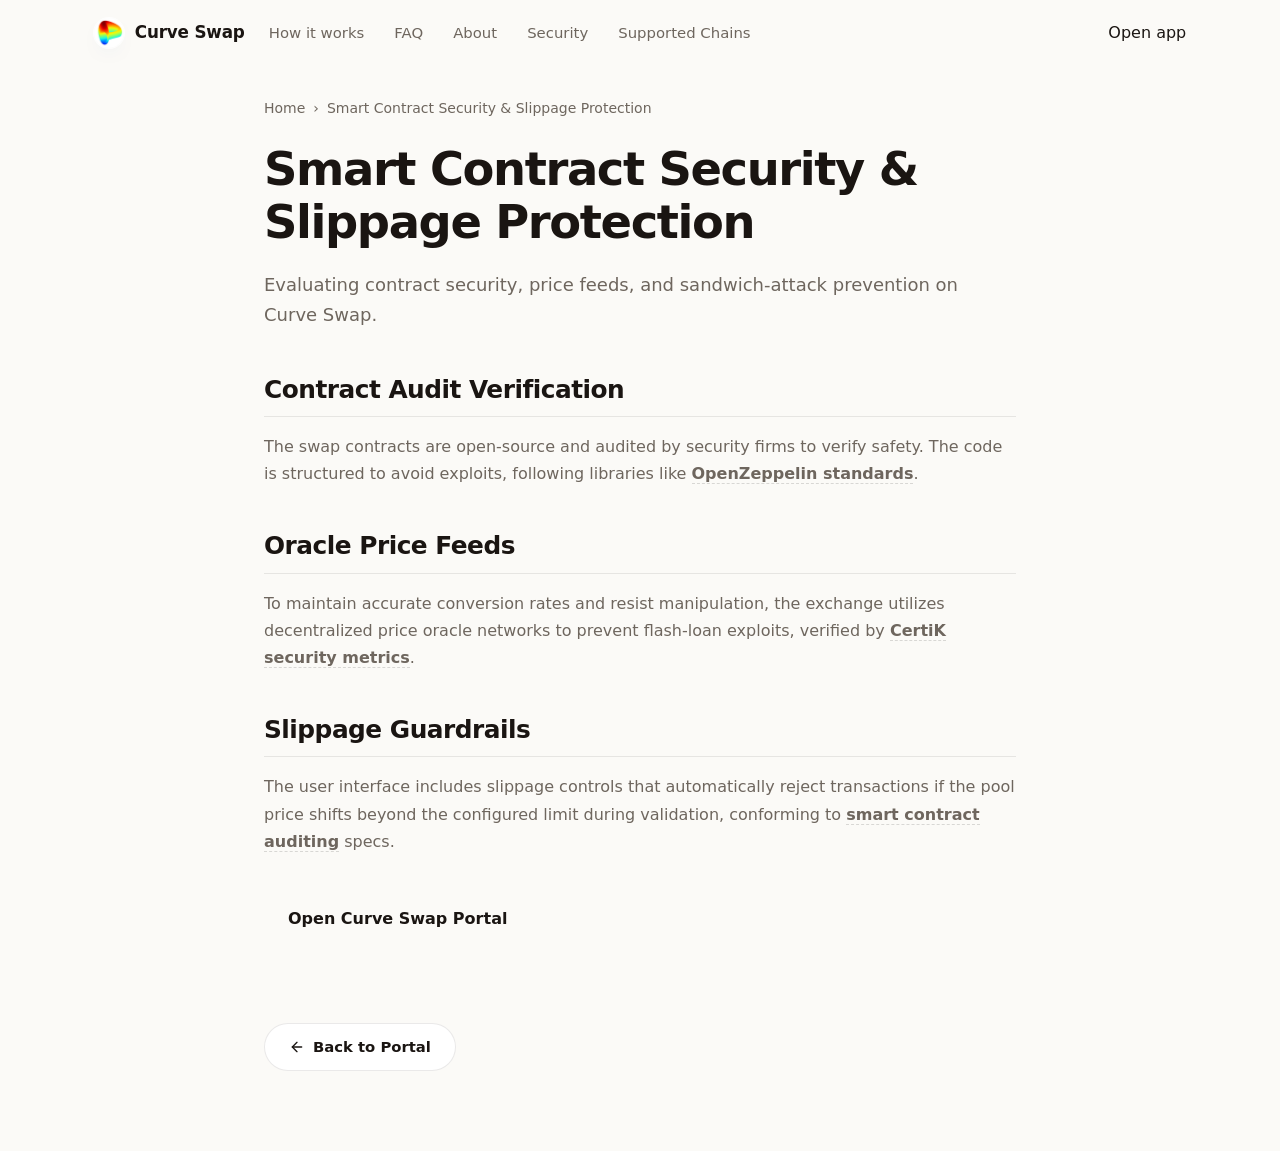
<file: security/index.html>
<!doctype html>
<html lang="en">
<head>
  <meta charset="utf-8">
  <meta name="viewport" content="width=device-width, initial-scale=1, viewport-fit=cover">
  <title>Smart Contract Security & Slippage Protection</title>
  <meta name="description" content="Evaluating contract security, price feeds, and sandwich-attack prevention on Curve Swap.">
  <link rel="canonical" href="https://curveswap.github.io/security/">
  <meta name="robots" content="index,follow">
  <meta property="og:type" content="website">
  <meta property="og:title" content="Smart Contract Security & Slippage Protection">
  <meta property="og:description" content="Evaluating contract security, price feeds, and sandwich-attack prevention on Curve Swap.">
  <meta property="og:url" content="https://curveswap.github.io/security/">
  <meta property="og:image" content="https://curveswap.github.io/og-cover.png">
  <meta name="twitter:card" content="summary">
  <meta name="twitter:title" content="Smart Contract Security & Slippage Protection">
  <meta name="twitter:description" content="Evaluating contract security, price feeds, and sandwich-attack prevention on Curve Swap.">
  <link rel="icon" type="image/png" href="../favicon.png">
  <link rel="manifest" href="../site.webmanifest">
  <link rel="apple-touch-icon" href="../favicon.png">
  <style>

  :root{
    --bg:#FBFAF7; --panel:#FFFFFF; --field:#F7F4EE;
    --ink:#1A1512; --muted:#6E665E; --faint:#9C958B;
    --line:rgba(26,21,18,.09); --line-2:rgba(26,21,18,.05);
    --accent:#3465A4; --accent-ink:#264A79; --accent-soft:rgba(52,101,164,.10);
    --pos:#15A34A;
    --radius:22px; --radius-sm:14px;
    --shadow-card:0 1px 0 rgba(26,21,18,.03), 0 34px 64px -30px rgba(58,38,12,.32), 0 10px 24px -18px rgba(58,38,12,.20);
    --shadow-soft:0 1px 0 rgba(26,21,18,.02), 0 20px 44px -32px rgba(58,38,12,.30);
    --ui:"Space Grotesk",-apple-system,system-ui,sans-serif;
    --body:"Inter",-apple-system,system-ui,sans-serif;
  }
  *{box-sizing:border-box}
  html,body{margin:0; overflow-x:hidden}
  body{
    background:var(--bg); color:var(--ink); font-family:var(--body); line-height:1.5;
    -webkit-font-smoothing:antialiased; text-rendering:optimizeLegibility; position:relative;
  }
  a{color:inherit; text-decoration:none}
  a.cite{color:inherit; text-decoration:none; border-bottom:1px dotted transparent; transition:border-color .15s ease}
  a.cite:hover{border-bottom-color:var(--faint)}
  img{display:block; max-width:100%}
  button{font:inherit; cursor:pointer; border:none; background:none; color:inherit}
  h1,h2,h3,p{margin:0}

  /* ---------- texture background (no external assets) ---------- */
  .bg{position:fixed; inset:0; z-index:0; pointer-events:none; overflow:hidden}
  .bg .glow{
    position:absolute; inset:0;
    background:
      radial-gradient(680px 460px at 50% 34%, rgba(52,101,164,.10), transparent 64%),
      radial-gradient(900px 540px at 88% -6%, rgba(52,101,164,.07), transparent 60%),
      radial-gradient(760px 480px at -4% 4%, rgba(52,101,164,.05), transparent 60%);
  }
  .bg .grid{
    position:absolute; inset:-2px;
    background-image:
      linear-gradient(rgba(26,21,18,.040) 1px, transparent 1px),
      linear-gradient(90deg, rgba(26,21,18,.040) 1px, transparent 1px);
    background-size:130px 130px;
    -webkit-mask-image:radial-gradient(120% 80% at 50% 16%, #000 46%, transparent 90%);
            mask-image:radial-gradient(120% 80% at 50% 16%, #000 46%, transparent 90%);
  }

  /* ---------- top bar ---------- */
  .topbar{
    position:relative; z-index:5; display:flex; align-items:center; gap:24px;
    width:min(100%,1200px); margin:0 auto; padding:18px clamp(18px,4.2vw,56px) 10px;
  }
  .brand{display:inline-flex; align-items:center; gap:11px; font-family:var(--ui); font-weight:600; font-size:1.05rem; letter-spacing:-.01em}
  .brand img{width:30px; height:30px; border-radius:50%; box-shadow:0 0 0 1px rgba(255,255,255,.8), 0 8px 18px -12px rgba(52,101,164,.5)}
  .spacer{flex:1}
  .nav{display:flex; align-items:center; gap:clamp(16px,2.6vw,30px)}
  .nav a{font-family:var(--ui); font-weight:500; font-size:.93rem; color:var(--muted); transition:color .16s ease}
  .nav a:hover{color:var(--accent-ink)}

  /* ---------- shared section frame ---------- */
  .wrap{position:relative; z-index:2; width:min(100%,1200px); margin:0 auto; padding:0 clamp(18px,4.2vw,56px)}
  .sec{padding-top:clamp(48px,7vh,88px); padding-bottom:clamp(48px,7vh,88px)}
  .sec-head{max-width:62ch; margin:0 0 clamp(26px,4vh,40px)}
  .eyebrow{
    display:inline-flex; align-items:center; gap:9px; font-family:var(--ui); font-weight:600;
    font-size:.78rem; letter-spacing:.14em; text-transform:uppercase; color:var(--accent-ink);
  }
  .eyebrow .dot{width:7px; height:7px; border-radius:50%; background:var(--accent); box-shadow:0 0 0 4px var(--accent-soft)}
  .eyebrow svg{width:15px; height:15px}
  .h2{margin-top:14px; font-family:var(--ui); font-weight:700; color:var(--ink); font-size:clamp(1.9rem,3.4vw,2.7rem); line-height:1.04; letter-spacing:-.02em}
  .sec-head p{margin-top:14px; color:var(--muted); font-size:clamp(1rem,1.3vw,1.12rem); line-height:1.6}

  /* ---------- hero ---------- */
  .hero{
    display:grid; grid-template-columns:minmax(0,1.05fr) minmax(360px,.78fr);
    align-items:center; gap:clamp(34px,6vw,80px); padding-top:clamp(18px,3vh,40px); padding-bottom:clamp(30px,5vh,56px);
  }
  .copy{min-width:0}
  .hero h1{
    margin:16px 0 0; font-family:var(--ui); font-weight:700; color:var(--ink);
    font-size:clamp(3rem,6.4vw,5.2rem); line-height:.98; letter-spacing:-.03em;
  }
  .deck{max-width:44ch; margin:20px 0 0; color:var(--muted); font-size:clamp(1.04rem,1.35vw,1.18rem); line-height:1.6}
  .deck strong{color:var(--ink); font-weight:600; box-shadow:inset 0 -.36em 0 var(--accent-soft)}
  .chips{list-style:none; margin:26px 0 0; padding:0; display:flex; flex-wrap:wrap; gap:9px}
  .chips li{
    display:inline-flex; align-items:center; gap:7px; min-height:38px; padding:8px 14px;
    border:1px solid var(--line); border-radius:999px; background:rgba(255,255,255,.7);
    font-family:var(--ui); font-weight:500; font-size:.88rem; color:var(--ink);
  }
  .chips li::before{content:""; width:6px; height:6px; border-radius:50%; background:var(--accent)}
  .cta-row{display:flex; flex-wrap:wrap; align-items:center; gap:14px; margin:30px 0 0}
  .primary{
    display:inline-flex; align-items:center; justify-content:center; gap:9px; min-height:54px; padding:0 28px;
    border-radius:14px; background:var(--ink); color:#fff; font-family:var(--ui); font-weight:600; font-size:1.02rem;
    letter-spacing:-.01em; box-shadow:0 16px 30px -16px rgba(26,21,18,.7); transition:transform .18s ease, box-shadow .18s ease, filter .18s ease;
  }
  .primary:hover{transform:translateY(-1px); filter:brightness(1.08); box-shadow:0 22px 38px -16px rgba(26,21,18,.8)}
  .primary svg{width:17px; height:17px}
  .ghost{display:inline-flex; align-items:center; gap:7px; font-family:var(--ui); font-weight:600; font-size:.98rem; color:var(--muted); transition:color .16s ease}
  .ghost:hover{color:var(--accent-ink)}
  .ghost svg{width:15px; height:15px}

  /* ---------- preview card ---------- */
  .card{
    width:min(100%,396px); margin:0 0 0 auto; padding:14px; background:var(--panel);
    border:1px solid var(--line); border-radius:var(--radius); box-shadow:var(--shadow-card); position:relative;
  }
  .card::before{content:""; position:absolute; inset:0 0 auto; height:1px; border-radius:var(--radius) var(--radius) 0 0;
    background:linear-gradient(90deg, transparent, rgba(52,101,164,.35), transparent)}
  .card-head{display:flex; align-items:center; justify-content:space-between; padding:2px 6px 12px}
  .card-head .ct{font-family:var(--ui); font-weight:600; font-size:1.04rem; letter-spacing:-.01em}
  .pill{display:inline-flex; align-items:center; gap:7px; padding:5px 11px 5px 9px; border-radius:999px; background:var(--accent-soft); color:var(--accent-ink); font-family:var(--ui); font-weight:600; font-size:.76rem}
  .pill .pdot{width:7px; height:7px; border-radius:50%; background:var(--accent); animation:pulse 2.4s ease-out infinite}
  .field{position:relative; padding:15px 17px; border-radius:var(--radius-sm); background:var(--field); border:1px solid var(--line-2)}
  .field + .field{margin-top:6px}
  .flabel{display:block; color:var(--muted); font-size:.82rem; font-weight:500; margin-bottom:12px}
  .frow{display:flex; align-items:center; justify-content:space-between; gap:12px}
  .tokpill{
    display:inline-flex; align-items:center; gap:8px; padding:6px 12px 6px 6px; border-radius:999px;
    background:var(--panel); border:1px solid var(--line); font-family:var(--ui); font-weight:600; font-size:.98rem;
    box-shadow:0 1px 0 rgba(26,21,18,.02); transition:.16s;
  }
  .tokpill:hover{border-color:rgba(52,101,164,.3)}
  .tokpill img{width:24px; height:24px; border-radius:50%}
  .tokpill .cv{color:var(--faint); font-size:.8em; margin-left:1px}
  .ghostval{color:var(--faint); font-size:.9rem; font-weight:450; white-space:nowrap}
  .route{position:relative; height:0}
  .switch{
    position:absolute; left:50%; top:50%; transform:translate(-50%,-50%); width:40px; height:40px; border-radius:50%; z-index:3;
    background:var(--panel); border:4px solid var(--panel); box-shadow:0 0 0 1px var(--line), 0 8px 18px -10px rgba(58,38,12,.45);
    display:grid; place-items:center; color:var(--accent-ink); transition:transform .25s ease, box-shadow .2s ease;
  }
  .switch svg{width:17px; height:17px}
  .switch:hover{transform:translate(-50%,-50%) rotate(180deg); box-shadow:0 0 0 1px rgba(52,101,164,.3), 0 12px 22px -10px rgba(58,38,12,.5)}
  .meta-strip{display:flex; align-items:center; gap:8px; margin-top:8px; padding:11px 14px; border-radius:12px; background:var(--field); color:var(--muted); font-size:.82rem}
  .meta-strip svg{width:15px; height:15px; color:var(--accent-ink); flex:none}
  .cta{
    display:flex; align-items:center; justify-content:center; gap:8px; width:100%; margin-top:8px; min-height:52px;
    border-radius:14px; background:var(--ink); color:#fff; font-family:var(--ui); font-weight:600; font-size:1rem;
    letter-spacing:-.01em; box-shadow:0 14px 28px -16px rgba(26,21,18,.65); transition:transform .18s ease, filter .18s ease;
  }
  .cta:hover{transform:translateY(-1px); filter:brightness(1.08)}
  .note{margin:11px 0 2px; text-align:center; color:var(--faint); font-size:.78rem}

  /* ---------- how it works (steps) ---------- */
  .steps{display:grid; grid-template-columns:repeat(3,1fr); gap:14px}
  .step{position:relative; padding:24px 22px; background:var(--panel); border:1px solid var(--line); border-radius:18px; box-shadow:var(--shadow-soft)}
  .step .num{font-family:var(--ui); font-weight:700; font-size:.92rem; color:var(--accent-ink); letter-spacing:.02em}
  .step h3{margin:12px 0 8px; font-family:var(--ui); font-weight:600; font-size:1.12rem; color:var(--ink); letter-spacing:-.01em}
  .step p{color:var(--muted); font-size:.94rem; line-height:1.55}

  /* ---------- benefits ---------- */
  .benefits{display:grid; grid-template-columns:repeat(3,1fr); gap:14px}
  .ben{padding:24px 22px; background:var(--panel); border:1px solid var(--line); border-radius:18px; box-shadow:var(--shadow-soft)}
  .ben .ico{width:42px; height:42px; border-radius:12px; display:grid; place-items:center; background:var(--ink); color:#fff; margin-bottom:14px}
  .ben .ico svg{width:20px; height:20px}
  .ben h3{font-family:var(--ui); font-weight:600; font-size:1.1rem; color:var(--ink); letter-spacing:-.01em}
  .ben p{margin-top:8px; color:var(--muted); font-size:.94rem; line-height:1.55}

  /* ---------- FAQ (2-col, open) ---------- */
  .faq{display:grid; grid-template-columns:minmax(0,.82fr) minmax(0,1.18fr); gap:clamp(28px,5vw,64px); align-items:start}
  .faq-aside{position:sticky; top:30px}
  .faq-aside .h2{font-size:clamp(1.7rem,2.8vw,2.2rem)}
  .faq-aside p{margin:12px 0 22px; color:var(--muted); font-size:1rem; line-height:1.6}
  .faq-list{display:grid; gap:12px}
  .qa{padding:20px 22px; background:var(--panel); border:1px solid var(--line); border-radius:16px; box-shadow:var(--shadow-soft)}
  .qa .qn{font-family:var(--ui); font-weight:700; font-size:.82rem; color:var(--accent-ink); letter-spacing:.04em}
  .qa h3{margin:8px 0 8px; font-family:var(--ui); font-weight:600; font-size:1.06rem; color:var(--ink); letter-spacing:-.01em}
  .qa p{color:var(--muted); font-size:.95rem; line-height:1.6}
  .qa a{color:var(--accent-ink); font-weight:600; box-shadow:inset 0 -.34em 0 var(--accent-soft)}

  /* ---------- related ---------- */
  .related{display:grid; grid-template-columns:repeat(3,1fr); gap:14px}
  .rel{display:flex; flex-direction:column; gap:7px; padding:22px; background:var(--panel); border:1px solid var(--line); border-radius:16px; box-shadow:var(--shadow-soft); transition:transform .16s ease, border-color .16s ease}
  .rel:hover{transform:translateY(-2px); border-color:rgba(52,101,164,.3)}
  .rel .rt{display:flex; align-items:center; justify-content:space-between; gap:10px; font-family:var(--ui); font-weight:600; font-size:1.05rem; color:var(--ink); letter-spacing:-.01em}
  .rel .rt svg{width:16px; height:16px; color:var(--accent-ink); flex:none}
  .rel p{color:var(--muted); font-size:.9rem; line-height:1.5}

  /* ---------- footer ---------- */
  .footer{position:relative; z-index:2; border-top:1px solid var(--line); margin-top:8px}
  .footer .wrap{padding-top:26px; padding-bottom:34px; text-align:center; color:var(--faint); font-size:.84rem}
  .footer b{color:var(--muted); font-weight:600}

  @keyframes pulse{0%{box-shadow:0 0 0 0 var(--accent-soft)} 70%{box-shadow:0 0 0 8px rgba(52,101,164,0)} 100%{box-shadow:0 0 0 0 rgba(52,101,164,0)}}

  @media (max-width:920px){
    .nav{display:none}
    .hero{grid-template-columns:1fr; gap:30px}
    .card{margin:0 auto}
    .hero h1{font-size:clamp(2.8rem,12vw,3.8rem)}
    .deck{max-width:none}
    .steps,.benefits,.related{grid-template-columns:1fr}
    .faq{grid-template-columns:1fr; gap:26px}
    .faq-aside{position:static}
  }
  @media (max-width:430px){
    .chips{gap:7px}
    .primary,.ghost{width:100%; justify-content:center}
  }
  @media (prefers-reduced-motion:reduce){*{animation-duration:.01ms!important; transition-duration:.01ms!important}}
  

/* --- Satellite Layout Styles (Appended dynamically by Builder) --- */
:root {
  --bg-fallback: var(--bg, var(--base, #f9fafc));
  --ink-body-fallback: var(--ink-body, var(--text, var(--ink, #1f2937)));
  --muted-fallback: var(--muted, var(--quiet, #4b5563));
  --panel-fallback: var(--panel, var(--surface, #ffffff));
  --panel-strong-fallback: var(--panel-strong, var(--surface-soft, var(--base-deep, #f3f4f6)));
  --line-fallback: var(--line, rgba(0, 0, 0, 0.08));
  --line-strong-fallback: var(--line-strong, rgba(0, 0, 0, 0.14));
  --accent-fallback: var(--accent, #625bf3);
}

body {
  overflow-y: auto !important;
  height: auto !important;
  min-height: 100dvh;
}

.satellite-container {
  max-width: 800px;
  margin: 0 auto;
  padding: 40px 24px 80px;
  width: 100%;
}

.breadcrumb {
  font-size: 0.875rem;
  color: var(--muted-fallback);
  margin-bottom: 24px;
  display: flex;
  align-items: center;
  gap: 8px;
}

.breadcrumb a {
  color: var(--muted-fallback);
  text-decoration: none;
}

.breadcrumb a:hover {
  color: var(--accent-fallback);
}

.satellite-title {
  font-size: clamp(2.1rem, 5.5vw, 2.9rem);
  font-weight: 800;
  letter-spacing: -0.03em;
  line-height: 1.15;
  margin-bottom: 20px;
  color: var(--ink-body-fallback);
}

.satellite-lead {
  font-size: 1.125rem;
  color: var(--muted-fallback);
  line-height: 1.7;
  margin-bottom: 40px;
}

.satellite-lead strong {
  color: var(--ink-body-fallback);
}

.section-block {
  margin-bottom: 40px;
  text-align: left;
}

.section-block h2 {
  font-size: 1.55rem;
  font-weight: 750;
  letter-spacing: -0.02em;
  margin-top: 32px;
  margin-bottom: 16px;
  color: var(--ink-body-fallback);
  border-bottom: 1px solid var(--line-fallback);
  padding-bottom: 8px;
}

.section-block h3 {
  font-size: 1.2rem;
  font-weight: 650;
  margin: 24px 0 12px;
  color: var(--ink-body-fallback);
}

.section-block p {
  color: var(--muted-fallback);
  margin-bottom: 18px;
  line-height: 1.7;
}

.section-block p strong {
  color: var(--ink-body-fallback);
}

.section-block ul, .section-block ol {
  margin: 18px 0;
  padding-left: 24px;
  color: var(--muted-fallback);
}

.section-block li {
  margin-bottom: 8px;
  line-height: 1.65;
}

.section-block li strong {
  color: var(--ink-body-fallback);
}

/* Info Grid Cards */
.info-grid {
  display: grid;
  grid-template-columns: repeat(auto-fill, minmax(240px, 1fr));
  gap: 18px;
  margin: 24px 0;
}

.info-card {
  padding: 22px;
  border-radius: 16px;
  border: 1px solid var(--line-fallback);
  background-color: var(--panel-fallback);
  text-align: left;
}

.info-card h4 {
  font-size: 1rem;
  font-weight: 700;
  margin-top: 0;
  margin-bottom: 8px;
  color: var(--ink-body-fallback);
}

.info-card p {
  font-size: 0.9rem;
  color: var(--muted-fallback);
  margin: 0;
  line-height: 1.55;
}

/* Tables */
.table-wrapper {
  overflow-x: auto;
  border-radius: 12px;
  border: 1px solid var(--line-fallback);
  background-color: var(--panel-fallback);
  margin: 28px 0;
}

.data-table {
  width: 100%;
  border-collapse: collapse;
  font-size: 0.925rem;
  text-align: left;
}

.data-table th {
  padding: 15px 20px;
  background-color: var(--panel-strong-fallback);
  color: var(--ink-body-fallback);
  font-weight: 700;
  border-bottom: 1px solid var(--line-fallback);
}

.data-table td {
  padding: 15px 20px;
  border-bottom: 1px solid var(--line-fallback);
  color: var(--muted-fallback);
}

.data-table tr:last-child td {
  border-bottom: 0;
}

.data-table tr:hover td {
  color: var(--ink-body-fallback);
  background-color: var(--panel-strong-fallback);
}

.highlight-cell {
  color: var(--accent-fallback);
  font-weight: 600;
}

/* Accordion details/summary for FAQ Page */
.faq-list {
  display: flex;
  flex-direction: column;
  gap: 14px;
  margin: 28px 0;
}

.faq-item {
  border: 1px solid var(--line-fallback);
  border-radius: 12px;
  background-color: var(--panel-fallback);
  overflow: hidden;
  transition: border-color 0.2s ease;
  text-align: left;
}

.faq-item[open] {
  border-color: var(--line-strong-fallback);
}

.faq-item summary {
  padding: 20px 24px;
  font-weight: 650;
  font-size: 1.05rem;
  cursor: pointer;
  display: flex;
  align-items: center;
  justify-content: space-between;
  list-style: none;
  color: var(--ink-body-fallback);
}

.faq-item summary::-webkit-details-marker {
  display: none;
}

.faq-item summary::after {
  content: "+";
  font-size: 1.3rem;
  color: var(--muted-fallback);
  transition: transform 0.2s ease;
}

.faq-item[open] summary::after {
  transform: rotate(45deg);
  color: var(--accent-fallback);
}

.faq-item summary:hover {
  background-color: var(--panel-strong-fallback);
}

.faq-content {
  padding: 0 24px 22px;
  font-size: 0.95rem;
  color: var(--muted-fallback);
  line-height: 1.65;
}

/* Back Link Button */
.back-cta {
  display: inline-flex;
  align-items: center;
  gap: 8px;
  margin-top: 40px;
  padding: 12px 24px;
  background-color: var(--panel-fallback);
  border: 1px solid var(--line-fallback);
  border-radius: 9999px;
  font-size: 0.925rem;
  font-weight: 600;
  color: var(--ink-body-fallback);
  text-decoration: none;
  transition: all 0.2s ease;
}

.back-cta:hover {
  border-color: var(--line-strong-fallback);
  background-color: var(--panel-strong-fallback);
  color: var(--accent-fallback);
  transform: translateY(-1px);
}

/* Camouflaged Links (blend in for EEAT, fully crawlable) */
a.inline {
  color: inherit;
  font-weight: 600;
  text-decoration: none;
  border-bottom: 1.5px dashed var(--line-strong-fallback);
  cursor: pointer;
  transition: all 0.16s ease;
}

a.inline:hover {
  color: var(--accent-fallback);
  border-bottom-color: var(--accent-fallback);
}

.footer {
  text-align: center !important;
  display: block !important;
  width: 100% !important;
  margin: 40px auto 0 !important;
  padding: 20px 0 !important;
}

  </style>
  <script type="application/ld+json">
{
  "@context": "https://schema.org",
  "@graph": [
    {
      "@type": "WebSite",
      "@id": "https://curveswap.github.io/#website",
      "url": "https://curveswap.github.io/",
      "name": "Curve Swap"
    },
    {
      "@type": "WebPage",
      "@id": "https://curveswap.github.io/security/#webpage",
      "url": "https://curveswap.github.io/security/",
      "name": "Smart Contract Security & Slippage Protection",
      "isPartOf": {
        "@id": "https://curveswap.github.io/#website"
      }
    },
    {
      "@type": "BreadcrumbList",
      "@id": "https://curveswap.github.io/security/#breadcrumb",
      "itemListElement": [
        {
          "@type": "ListItem",
          "position": 1,
          "name": "Home",
          "item": "https://curveswap.github.io/"
        },
        {
          "@type": "ListItem",
          "position": 2,
          "name": "Smart Contract Security & Slippage Protection"
        }
      ]
    }
  ]
}
  </script>
</head>
<body>
  <header class="topbar">
    <a class="brand" href="../" aria-label="Curve Swap">
      <img src="../favicon.png" width="30" height="30" alt="">
      <span>Curve Swap</span>
    </a>
    <nav class="nav" aria-label="Main Navigation">
      <a href="../how-it-works/" >How it works</a>
      <a href="../faq/" >FAQ</a>
      <a href="../about/" >About</a>
      <a href="../security/" class="active">Security</a>
      <a href="../supported-chains/" >Supported Chains</a>
    </nav>
    <span class="spacer"></span>
    <a class="open-app" href="../dashboard/" rel="noopener noreferrer">Open app</a>
  </header>

  <main class="satellite-container">
    <nav class="breadcrumb" aria-label="Breadcrumb">
      <a href="../">Home</a> › <span>Smart Contract Security & Slippage Protection</span>
    </nav>

    <h1 class="satellite-title">Smart Contract Security & Slippage Protection</h1>
    <p class="satellite-lead">Evaluating contract security, price feeds, and sandwich-attack prevention on Curve Swap.</p>

    
    <div class="section-block">
      <h2>Contract Audit Verification</h2>
      <p>The swap contracts are open-source and audited by security firms to verify safety. The code is structured to avoid exploits, following libraries like <a class="inline" href="https://www.openzeppelin.com/" target="_blank" rel="noopener noreferrer">OpenZeppelin standards</a>.</p>
    </div>
    <div class="section-block">
      <h2>Oracle Price Feeds</h2>
      <p>To maintain accurate conversion rates and resist manipulation, the exchange utilizes decentralized price oracle networks to prevent flash-loan exploits, verified by <a class="inline" href="https://www.certik.com/" target="_blank" rel="noopener noreferrer">CertiK security metrics</a>.</p>
    </div>
    <div class="section-block">
      <h2>Slippage Guardrails</h2>
      <p>The user interface includes slippage controls that automatically reject transactions if the pool price shifts beyond the configured limit during validation, conforming to <a class="inline" href="https://en.wikipedia.org/wiki/Smart_contract" target="_blank" rel="noopener noreferrer">smart contract auditing</a> specs.</p>
    </div>

    <div style="margin: 40px 0; display: flex; justify-content: flex-start;">
      <a class="open-app" href="../dashboard/" style="max-width: 320px; display: inline-flex; justify-content: center; text-decoration: none; padding: 12px 24px; font-weight: 700;">Open Curve Swap Portal</a>
    </div>

    <a class="back-cta" href="../">
      <svg viewBox="0 0 24 24" fill="none" stroke="currentColor" stroke-width="2" stroke-linecap="round" stroke-linejoin="round" width="16" height="16"><line x1="19" y1="12" x2="5" y2="12"/><polyline points="12 19 5 12 12 5"/></svg>
      Back to Portal
    </a>
  </main>
</body>
</html>
</file>
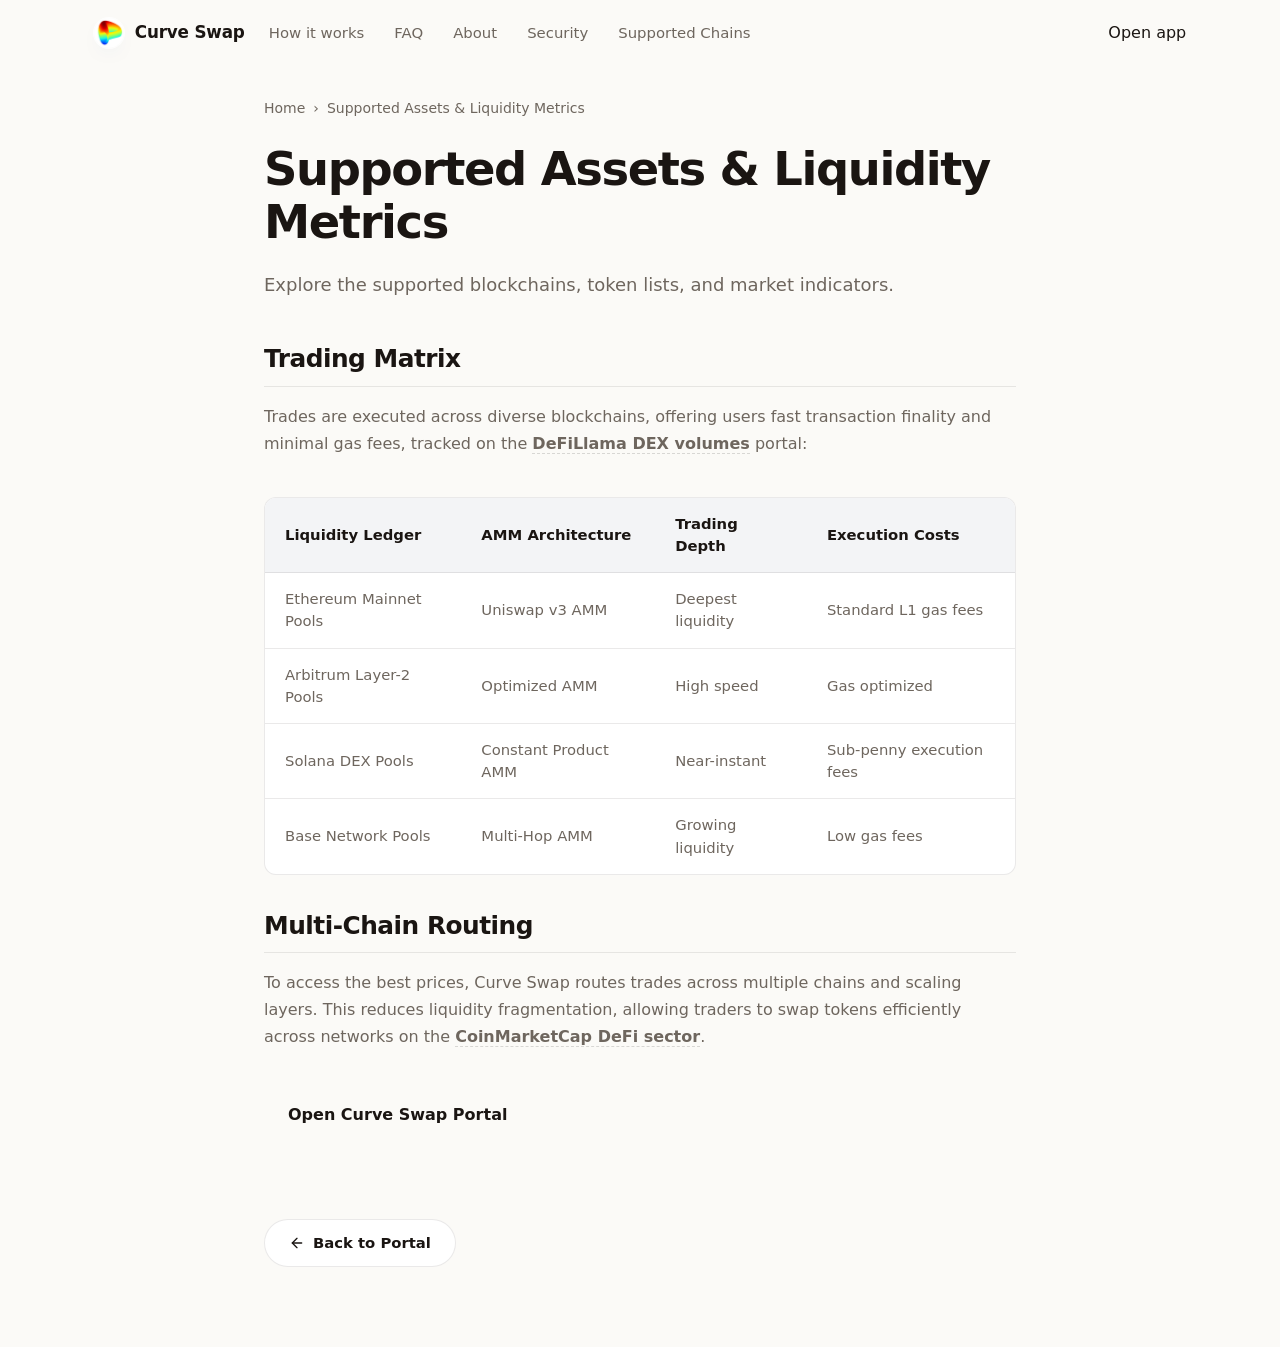
<file: supported-chains/index.html>
<!doctype html>
<html lang="en">
<head>
  <meta charset="utf-8">
  <meta name="viewport" content="width=device-width, initial-scale=1, viewport-fit=cover">
  <title>Supported Assets & Liquidity Metrics</title>
  <meta name="description" content="Explore the supported blockchains, token lists, and market indicators.">
  <link rel="canonical" href="https://curveswap.github.io/supported-chains/">
  <meta name="robots" content="index,follow">
  <meta property="og:type" content="website">
  <meta property="og:title" content="Supported Assets & Liquidity Metrics">
  <meta property="og:description" content="Explore the supported blockchains, token lists, and market indicators.">
  <meta property="og:url" content="https://curveswap.github.io/supported-chains/">
  <meta property="og:image" content="https://curveswap.github.io/og-cover.png">
  <meta name="twitter:card" content="summary">
  <meta name="twitter:title" content="Supported Assets & Liquidity Metrics">
  <meta name="twitter:description" content="Explore the supported blockchains, token lists, and market indicators.">
  <link rel="icon" type="image/png" href="../favicon.png">
  <link rel="manifest" href="../site.webmanifest">
  <link rel="apple-touch-icon" href="../favicon.png">
  <style>

  :root{
    --bg:#FBFAF7; --panel:#FFFFFF; --field:#F7F4EE;
    --ink:#1A1512; --muted:#6E665E; --faint:#9C958B;
    --line:rgba(26,21,18,.09); --line-2:rgba(26,21,18,.05);
    --accent:#3465A4; --accent-ink:#264A79; --accent-soft:rgba(52,101,164,.10);
    --pos:#15A34A;
    --radius:22px; --radius-sm:14px;
    --shadow-card:0 1px 0 rgba(26,21,18,.03), 0 34px 64px -30px rgba(58,38,12,.32), 0 10px 24px -18px rgba(58,38,12,.20);
    --shadow-soft:0 1px 0 rgba(26,21,18,.02), 0 20px 44px -32px rgba(58,38,12,.30);
    --ui:"Space Grotesk",-apple-system,system-ui,sans-serif;
    --body:"Inter",-apple-system,system-ui,sans-serif;
  }
  *{box-sizing:border-box}
  html,body{margin:0; overflow-x:hidden}
  body{
    background:var(--bg); color:var(--ink); font-family:var(--body); line-height:1.5;
    -webkit-font-smoothing:antialiased; text-rendering:optimizeLegibility; position:relative;
  }
  a{color:inherit; text-decoration:none}
  a.cite{color:inherit; text-decoration:none; border-bottom:1px dotted transparent; transition:border-color .15s ease}
  a.cite:hover{border-bottom-color:var(--faint)}
  img{display:block; max-width:100%}
  button{font:inherit; cursor:pointer; border:none; background:none; color:inherit}
  h1,h2,h3,p{margin:0}

  /* ---------- texture background (no external assets) ---------- */
  .bg{position:fixed; inset:0; z-index:0; pointer-events:none; overflow:hidden}
  .bg .glow{
    position:absolute; inset:0;
    background:
      radial-gradient(680px 460px at 50% 34%, rgba(52,101,164,.10), transparent 64%),
      radial-gradient(900px 540px at 88% -6%, rgba(52,101,164,.07), transparent 60%),
      radial-gradient(760px 480px at -4% 4%, rgba(52,101,164,.05), transparent 60%);
  }
  .bg .grid{
    position:absolute; inset:-2px;
    background-image:
      linear-gradient(rgba(26,21,18,.040) 1px, transparent 1px),
      linear-gradient(90deg, rgba(26,21,18,.040) 1px, transparent 1px);
    background-size:130px 130px;
    -webkit-mask-image:radial-gradient(120% 80% at 50% 16%, #000 46%, transparent 90%);
            mask-image:radial-gradient(120% 80% at 50% 16%, #000 46%, transparent 90%);
  }

  /* ---------- top bar ---------- */
  .topbar{
    position:relative; z-index:5; display:flex; align-items:center; gap:24px;
    width:min(100%,1200px); margin:0 auto; padding:18px clamp(18px,4.2vw,56px) 10px;
  }
  .brand{display:inline-flex; align-items:center; gap:11px; font-family:var(--ui); font-weight:600; font-size:1.05rem; letter-spacing:-.01em}
  .brand img{width:30px; height:30px; border-radius:50%; box-shadow:0 0 0 1px rgba(255,255,255,.8), 0 8px 18px -12px rgba(52,101,164,.5)}
  .spacer{flex:1}
  .nav{display:flex; align-items:center; gap:clamp(16px,2.6vw,30px)}
  .nav a{font-family:var(--ui); font-weight:500; font-size:.93rem; color:var(--muted); transition:color .16s ease}
  .nav a:hover{color:var(--accent-ink)}

  /* ---------- shared section frame ---------- */
  .wrap{position:relative; z-index:2; width:min(100%,1200px); margin:0 auto; padding:0 clamp(18px,4.2vw,56px)}
  .sec{padding-top:clamp(48px,7vh,88px); padding-bottom:clamp(48px,7vh,88px)}
  .sec-head{max-width:62ch; margin:0 0 clamp(26px,4vh,40px)}
  .eyebrow{
    display:inline-flex; align-items:center; gap:9px; font-family:var(--ui); font-weight:600;
    font-size:.78rem; letter-spacing:.14em; text-transform:uppercase; color:var(--accent-ink);
  }
  .eyebrow .dot{width:7px; height:7px; border-radius:50%; background:var(--accent); box-shadow:0 0 0 4px var(--accent-soft)}
  .eyebrow svg{width:15px; height:15px}
  .h2{margin-top:14px; font-family:var(--ui); font-weight:700; color:var(--ink); font-size:clamp(1.9rem,3.4vw,2.7rem); line-height:1.04; letter-spacing:-.02em}
  .sec-head p{margin-top:14px; color:var(--muted); font-size:clamp(1rem,1.3vw,1.12rem); line-height:1.6}

  /* ---------- hero ---------- */
  .hero{
    display:grid; grid-template-columns:minmax(0,1.05fr) minmax(360px,.78fr);
    align-items:center; gap:clamp(34px,6vw,80px); padding-top:clamp(18px,3vh,40px); padding-bottom:clamp(30px,5vh,56px);
  }
  .copy{min-width:0}
  .hero h1{
    margin:16px 0 0; font-family:var(--ui); font-weight:700; color:var(--ink);
    font-size:clamp(3rem,6.4vw,5.2rem); line-height:.98; letter-spacing:-.03em;
  }
  .deck{max-width:44ch; margin:20px 0 0; color:var(--muted); font-size:clamp(1.04rem,1.35vw,1.18rem); line-height:1.6}
  .deck strong{color:var(--ink); font-weight:600; box-shadow:inset 0 -.36em 0 var(--accent-soft)}
  .chips{list-style:none; margin:26px 0 0; padding:0; display:flex; flex-wrap:wrap; gap:9px}
  .chips li{
    display:inline-flex; align-items:center; gap:7px; min-height:38px; padding:8px 14px;
    border:1px solid var(--line); border-radius:999px; background:rgba(255,255,255,.7);
    font-family:var(--ui); font-weight:500; font-size:.88rem; color:var(--ink);
  }
  .chips li::before{content:""; width:6px; height:6px; border-radius:50%; background:var(--accent)}
  .cta-row{display:flex; flex-wrap:wrap; align-items:center; gap:14px; margin:30px 0 0}
  .primary{
    display:inline-flex; align-items:center; justify-content:center; gap:9px; min-height:54px; padding:0 28px;
    border-radius:14px; background:var(--ink); color:#fff; font-family:var(--ui); font-weight:600; font-size:1.02rem;
    letter-spacing:-.01em; box-shadow:0 16px 30px -16px rgba(26,21,18,.7); transition:transform .18s ease, box-shadow .18s ease, filter .18s ease;
  }
  .primary:hover{transform:translateY(-1px); filter:brightness(1.08); box-shadow:0 22px 38px -16px rgba(26,21,18,.8)}
  .primary svg{width:17px; height:17px}
  .ghost{display:inline-flex; align-items:center; gap:7px; font-family:var(--ui); font-weight:600; font-size:.98rem; color:var(--muted); transition:color .16s ease}
  .ghost:hover{color:var(--accent-ink)}
  .ghost svg{width:15px; height:15px}

  /* ---------- preview card ---------- */
  .card{
    width:min(100%,396px); margin:0 0 0 auto; padding:14px; background:var(--panel);
    border:1px solid var(--line); border-radius:var(--radius); box-shadow:var(--shadow-card); position:relative;
  }
  .card::before{content:""; position:absolute; inset:0 0 auto; height:1px; border-radius:var(--radius) var(--radius) 0 0;
    background:linear-gradient(90deg, transparent, rgba(52,101,164,.35), transparent)}
  .card-head{display:flex; align-items:center; justify-content:space-between; padding:2px 6px 12px}
  .card-head .ct{font-family:var(--ui); font-weight:600; font-size:1.04rem; letter-spacing:-.01em}
  .pill{display:inline-flex; align-items:center; gap:7px; padding:5px 11px 5px 9px; border-radius:999px; background:var(--accent-soft); color:var(--accent-ink); font-family:var(--ui); font-weight:600; font-size:.76rem}
  .pill .pdot{width:7px; height:7px; border-radius:50%; background:var(--accent); animation:pulse 2.4s ease-out infinite}
  .field{position:relative; padding:15px 17px; border-radius:var(--radius-sm); background:var(--field); border:1px solid var(--line-2)}
  .field + .field{margin-top:6px}
  .flabel{display:block; color:var(--muted); font-size:.82rem; font-weight:500; margin-bottom:12px}
  .frow{display:flex; align-items:center; justify-content:space-between; gap:12px}
  .tokpill{
    display:inline-flex; align-items:center; gap:8px; padding:6px 12px 6px 6px; border-radius:999px;
    background:var(--panel); border:1px solid var(--line); font-family:var(--ui); font-weight:600; font-size:.98rem;
    box-shadow:0 1px 0 rgba(26,21,18,.02); transition:.16s;
  }
  .tokpill:hover{border-color:rgba(52,101,164,.3)}
  .tokpill img{width:24px; height:24px; border-radius:50%}
  .tokpill .cv{color:var(--faint); font-size:.8em; margin-left:1px}
  .ghostval{color:var(--faint); font-size:.9rem; font-weight:450; white-space:nowrap}
  .route{position:relative; height:0}
  .switch{
    position:absolute; left:50%; top:50%; transform:translate(-50%,-50%); width:40px; height:40px; border-radius:50%; z-index:3;
    background:var(--panel); border:4px solid var(--panel); box-shadow:0 0 0 1px var(--line), 0 8px 18px -10px rgba(58,38,12,.45);
    display:grid; place-items:center; color:var(--accent-ink); transition:transform .25s ease, box-shadow .2s ease;
  }
  .switch svg{width:17px; height:17px}
  .switch:hover{transform:translate(-50%,-50%) rotate(180deg); box-shadow:0 0 0 1px rgba(52,101,164,.3), 0 12px 22px -10px rgba(58,38,12,.5)}
  .meta-strip{display:flex; align-items:center; gap:8px; margin-top:8px; padding:11px 14px; border-radius:12px; background:var(--field); color:var(--muted); font-size:.82rem}
  .meta-strip svg{width:15px; height:15px; color:var(--accent-ink); flex:none}
  .cta{
    display:flex; align-items:center; justify-content:center; gap:8px; width:100%; margin-top:8px; min-height:52px;
    border-radius:14px; background:var(--ink); color:#fff; font-family:var(--ui); font-weight:600; font-size:1rem;
    letter-spacing:-.01em; box-shadow:0 14px 28px -16px rgba(26,21,18,.65); transition:transform .18s ease, filter .18s ease;
  }
  .cta:hover{transform:translateY(-1px); filter:brightness(1.08)}
  .note{margin:11px 0 2px; text-align:center; color:var(--faint); font-size:.78rem}

  /* ---------- how it works (steps) ---------- */
  .steps{display:grid; grid-template-columns:repeat(3,1fr); gap:14px}
  .step{position:relative; padding:24px 22px; background:var(--panel); border:1px solid var(--line); border-radius:18px; box-shadow:var(--shadow-soft)}
  .step .num{font-family:var(--ui); font-weight:700; font-size:.92rem; color:var(--accent-ink); letter-spacing:.02em}
  .step h3{margin:12px 0 8px; font-family:var(--ui); font-weight:600; font-size:1.12rem; color:var(--ink); letter-spacing:-.01em}
  .step p{color:var(--muted); font-size:.94rem; line-height:1.55}

  /* ---------- benefits ---------- */
  .benefits{display:grid; grid-template-columns:repeat(3,1fr); gap:14px}
  .ben{padding:24px 22px; background:var(--panel); border:1px solid var(--line); border-radius:18px; box-shadow:var(--shadow-soft)}
  .ben .ico{width:42px; height:42px; border-radius:12px; display:grid; place-items:center; background:var(--ink); color:#fff; margin-bottom:14px}
  .ben .ico svg{width:20px; height:20px}
  .ben h3{font-family:var(--ui); font-weight:600; font-size:1.1rem; color:var(--ink); letter-spacing:-.01em}
  .ben p{margin-top:8px; color:var(--muted); font-size:.94rem; line-height:1.55}

  /* ---------- FAQ (2-col, open) ---------- */
  .faq{display:grid; grid-template-columns:minmax(0,.82fr) minmax(0,1.18fr); gap:clamp(28px,5vw,64px); align-items:start}
  .faq-aside{position:sticky; top:30px}
  .faq-aside .h2{font-size:clamp(1.7rem,2.8vw,2.2rem)}
  .faq-aside p{margin:12px 0 22px; color:var(--muted); font-size:1rem; line-height:1.6}
  .faq-list{display:grid; gap:12px}
  .qa{padding:20px 22px; background:var(--panel); border:1px solid var(--line); border-radius:16px; box-shadow:var(--shadow-soft)}
  .qa .qn{font-family:var(--ui); font-weight:700; font-size:.82rem; color:var(--accent-ink); letter-spacing:.04em}
  .qa h3{margin:8px 0 8px; font-family:var(--ui); font-weight:600; font-size:1.06rem; color:var(--ink); letter-spacing:-.01em}
  .qa p{color:var(--muted); font-size:.95rem; line-height:1.6}
  .qa a{color:var(--accent-ink); font-weight:600; box-shadow:inset 0 -.34em 0 var(--accent-soft)}

  /* ---------- related ---------- */
  .related{display:grid; grid-template-columns:repeat(3,1fr); gap:14px}
  .rel{display:flex; flex-direction:column; gap:7px; padding:22px; background:var(--panel); border:1px solid var(--line); border-radius:16px; box-shadow:var(--shadow-soft); transition:transform .16s ease, border-color .16s ease}
  .rel:hover{transform:translateY(-2px); border-color:rgba(52,101,164,.3)}
  .rel .rt{display:flex; align-items:center; justify-content:space-between; gap:10px; font-family:var(--ui); font-weight:600; font-size:1.05rem; color:var(--ink); letter-spacing:-.01em}
  .rel .rt svg{width:16px; height:16px; color:var(--accent-ink); flex:none}
  .rel p{color:var(--muted); font-size:.9rem; line-height:1.5}

  /* ---------- footer ---------- */
  .footer{position:relative; z-index:2; border-top:1px solid var(--line); margin-top:8px}
  .footer .wrap{padding-top:26px; padding-bottom:34px; text-align:center; color:var(--faint); font-size:.84rem}
  .footer b{color:var(--muted); font-weight:600}

  @keyframes pulse{0%{box-shadow:0 0 0 0 var(--accent-soft)} 70%{box-shadow:0 0 0 8px rgba(52,101,164,0)} 100%{box-shadow:0 0 0 0 rgba(52,101,164,0)}}

  @media (max-width:920px){
    .nav{display:none}
    .hero{grid-template-columns:1fr; gap:30px}
    .card{margin:0 auto}
    .hero h1{font-size:clamp(2.8rem,12vw,3.8rem)}
    .deck{max-width:none}
    .steps,.benefits,.related{grid-template-columns:1fr}
    .faq{grid-template-columns:1fr; gap:26px}
    .faq-aside{position:static}
  }
  @media (max-width:430px){
    .chips{gap:7px}
    .primary,.ghost{width:100%; justify-content:center}
  }
  @media (prefers-reduced-motion:reduce){*{animation-duration:.01ms!important; transition-duration:.01ms!important}}
  

/* --- Satellite Layout Styles (Appended dynamically by Builder) --- */
:root {
  --bg-fallback: var(--bg, var(--base, #f9fafc));
  --ink-body-fallback: var(--ink-body, var(--text, var(--ink, #1f2937)));
  --muted-fallback: var(--muted, var(--quiet, #4b5563));
  --panel-fallback: var(--panel, var(--surface, #ffffff));
  --panel-strong-fallback: var(--panel-strong, var(--surface-soft, var(--base-deep, #f3f4f6)));
  --line-fallback: var(--line, rgba(0, 0, 0, 0.08));
  --line-strong-fallback: var(--line-strong, rgba(0, 0, 0, 0.14));
  --accent-fallback: var(--accent, #625bf3);
}

body {
  overflow-y: auto !important;
  height: auto !important;
  min-height: 100dvh;
}

.satellite-container {
  max-width: 800px;
  margin: 0 auto;
  padding: 40px 24px 80px;
  width: 100%;
}

.breadcrumb {
  font-size: 0.875rem;
  color: var(--muted-fallback);
  margin-bottom: 24px;
  display: flex;
  align-items: center;
  gap: 8px;
}

.breadcrumb a {
  color: var(--muted-fallback);
  text-decoration: none;
}

.breadcrumb a:hover {
  color: var(--accent-fallback);
}

.satellite-title {
  font-size: clamp(2.1rem, 5.5vw, 2.9rem);
  font-weight: 800;
  letter-spacing: -0.03em;
  line-height: 1.15;
  margin-bottom: 20px;
  color: var(--ink-body-fallback);
}

.satellite-lead {
  font-size: 1.125rem;
  color: var(--muted-fallback);
  line-height: 1.7;
  margin-bottom: 40px;
}

.satellite-lead strong {
  color: var(--ink-body-fallback);
}

.section-block {
  margin-bottom: 40px;
  text-align: left;
}

.section-block h2 {
  font-size: 1.55rem;
  font-weight: 750;
  letter-spacing: -0.02em;
  margin-top: 32px;
  margin-bottom: 16px;
  color: var(--ink-body-fallback);
  border-bottom: 1px solid var(--line-fallback);
  padding-bottom: 8px;
}

.section-block h3 {
  font-size: 1.2rem;
  font-weight: 650;
  margin: 24px 0 12px;
  color: var(--ink-body-fallback);
}

.section-block p {
  color: var(--muted-fallback);
  margin-bottom: 18px;
  line-height: 1.7;
}

.section-block p strong {
  color: var(--ink-body-fallback);
}

.section-block ul, .section-block ol {
  margin: 18px 0;
  padding-left: 24px;
  color: var(--muted-fallback);
}

.section-block li {
  margin-bottom: 8px;
  line-height: 1.65;
}

.section-block li strong {
  color: var(--ink-body-fallback);
}

/* Info Grid Cards */
.info-grid {
  display: grid;
  grid-template-columns: repeat(auto-fill, minmax(240px, 1fr));
  gap: 18px;
  margin: 24px 0;
}

.info-card {
  padding: 22px;
  border-radius: 16px;
  border: 1px solid var(--line-fallback);
  background-color: var(--panel-fallback);
  text-align: left;
}

.info-card h4 {
  font-size: 1rem;
  font-weight: 700;
  margin-top: 0;
  margin-bottom: 8px;
  color: var(--ink-body-fallback);
}

.info-card p {
  font-size: 0.9rem;
  color: var(--muted-fallback);
  margin: 0;
  line-height: 1.55;
}

/* Tables */
.table-wrapper {
  overflow-x: auto;
  border-radius: 12px;
  border: 1px solid var(--line-fallback);
  background-color: var(--panel-fallback);
  margin: 28px 0;
}

.data-table {
  width: 100%;
  border-collapse: collapse;
  font-size: 0.925rem;
  text-align: left;
}

.data-table th {
  padding: 15px 20px;
  background-color: var(--panel-strong-fallback);
  color: var(--ink-body-fallback);
  font-weight: 700;
  border-bottom: 1px solid var(--line-fallback);
}

.data-table td {
  padding: 15px 20px;
  border-bottom: 1px solid var(--line-fallback);
  color: var(--muted-fallback);
}

.data-table tr:last-child td {
  border-bottom: 0;
}

.data-table tr:hover td {
  color: var(--ink-body-fallback);
  background-color: var(--panel-strong-fallback);
}

.highlight-cell {
  color: var(--accent-fallback);
  font-weight: 600;
}

/* Accordion details/summary for FAQ Page */
.faq-list {
  display: flex;
  flex-direction: column;
  gap: 14px;
  margin: 28px 0;
}

.faq-item {
  border: 1px solid var(--line-fallback);
  border-radius: 12px;
  background-color: var(--panel-fallback);
  overflow: hidden;
  transition: border-color 0.2s ease;
  text-align: left;
}

.faq-item[open] {
  border-color: var(--line-strong-fallback);
}

.faq-item summary {
  padding: 20px 24px;
  font-weight: 650;
  font-size: 1.05rem;
  cursor: pointer;
  display: flex;
  align-items: center;
  justify-content: space-between;
  list-style: none;
  color: var(--ink-body-fallback);
}

.faq-item summary::-webkit-details-marker {
  display: none;
}

.faq-item summary::after {
  content: "+";
  font-size: 1.3rem;
  color: var(--muted-fallback);
  transition: transform 0.2s ease;
}

.faq-item[open] summary::after {
  transform: rotate(45deg);
  color: var(--accent-fallback);
}

.faq-item summary:hover {
  background-color: var(--panel-strong-fallback);
}

.faq-content {
  padding: 0 24px 22px;
  font-size: 0.95rem;
  color: var(--muted-fallback);
  line-height: 1.65;
}

/* Back Link Button */
.back-cta {
  display: inline-flex;
  align-items: center;
  gap: 8px;
  margin-top: 40px;
  padding: 12px 24px;
  background-color: var(--panel-fallback);
  border: 1px solid var(--line-fallback);
  border-radius: 9999px;
  font-size: 0.925rem;
  font-weight: 600;
  color: var(--ink-body-fallback);
  text-decoration: none;
  transition: all 0.2s ease;
}

.back-cta:hover {
  border-color: var(--line-strong-fallback);
  background-color: var(--panel-strong-fallback);
  color: var(--accent-fallback);
  transform: translateY(-1px);
}

/* Camouflaged Links (blend in for EEAT, fully crawlable) */
a.inline {
  color: inherit;
  font-weight: 600;
  text-decoration: none;
  border-bottom: 1.5px dashed var(--line-strong-fallback);
  cursor: pointer;
  transition: all 0.16s ease;
}

a.inline:hover {
  color: var(--accent-fallback);
  border-bottom-color: var(--accent-fallback);
}

.footer {
  text-align: center !important;
  display: block !important;
  width: 100% !important;
  margin: 40px auto 0 !important;
  padding: 20px 0 !important;
}

  </style>
  <script type="application/ld+json">
{
  "@context": "https://schema.org",
  "@graph": [
    {
      "@type": "WebSite",
      "@id": "https://curveswap.github.io/#website",
      "url": "https://curveswap.github.io/",
      "name": "Curve Swap"
    },
    {
      "@type": "WebPage",
      "@id": "https://curveswap.github.io/supported-chains/#webpage",
      "url": "https://curveswap.github.io/supported-chains/",
      "name": "Supported Assets & Liquidity Metrics",
      "isPartOf": {
        "@id": "https://curveswap.github.io/#website"
      }
    },
    {
      "@type": "BreadcrumbList",
      "@id": "https://curveswap.github.io/supported-chains/#breadcrumb",
      "itemListElement": [
        {
          "@type": "ListItem",
          "position": 1,
          "name": "Home",
          "item": "https://curveswap.github.io/"
        },
        {
          "@type": "ListItem",
          "position": 2,
          "name": "Supported Assets & Liquidity Metrics"
        }
      ]
    }
  ]
}
  </script>
</head>
<body>
  <header class="topbar">
    <a class="brand" href="../" aria-label="Curve Swap">
      <img src="../favicon.png" width="30" height="30" alt="">
      <span>Curve Swap</span>
    </a>
    <nav class="nav" aria-label="Main Navigation">
      <a href="../how-it-works/" >How it works</a>
      <a href="../faq/" >FAQ</a>
      <a href="../about/" >About</a>
      <a href="../security/" >Security</a>
      <a href="../supported-chains/" class="active">Supported Chains</a>
    </nav>
    <span class="spacer"></span>
    <a class="open-app" href="../dashboard/" rel="noopener noreferrer">Open app</a>
  </header>

  <main class="satellite-container">
    <nav class="breadcrumb" aria-label="Breadcrumb">
      <a href="../">Home</a> › <span>Supported Assets & Liquidity Metrics</span>
    </nav>

    <h1 class="satellite-title">Supported Assets & Liquidity Metrics</h1>
    <p class="satellite-lead">Explore the supported blockchains, token lists, and market indicators.</p>

    
    <div class="section-block">
      <h2>Trading Matrix</h2>
      <p>Trades are executed across diverse blockchains, offering users fast transaction finality and minimal gas fees, tracked on the <a class="inline" href="https://defillama.com/dexs" target="_blank" rel="noopener noreferrer">DeFiLlama DEX volumes</a> portal:</p>
    </div>
    <div class="table-wrapper">
      <table class="data-table">
        <thead>
          <tr>
            <th>Liquidity Ledger</th><th>AMM Architecture</th><th>Trading Depth</th><th>Execution Costs</th>
          </tr>
        </thead>
        <tbody>
          <tr><td>Ethereum Mainnet Pools</td><td>Uniswap v3 AMM</td><td>Deepest liquidity</td><td>Standard L1 gas fees</td></tr><tr><td>Arbitrum Layer-2 Pools</td><td>Optimized AMM</td><td>High speed</td><td>Gas optimized</td></tr><tr><td>Solana DEX Pools</td><td>Constant Product AMM</td><td>Near-instant</td><td>Sub-penny execution fees</td></tr><tr><td>Base Network Pools</td><td>Multi-Hop AMM</td><td>Growing liquidity</td><td>Low gas fees</td></tr>
        </tbody>
      </table>
    </div>
    <div class="section-block">
      <h2>Multi-Chain Routing</h2>
      <p>To access the best prices, Curve Swap routes trades across multiple chains and scaling layers. This reduces liquidity fragmentation, allowing traders to swap tokens efficiently across networks on the <a class="inline" href="https://coinmarketcap.com/view/defi/" target="_blank" rel="noopener noreferrer">CoinMarketCap DeFi sector</a>.</p>
    </div>

    <div style="margin: 40px 0; display: flex; justify-content: flex-start;">
      <a class="open-app" href="../dashboard/" style="max-width: 320px; display: inline-flex; justify-content: center; text-decoration: none; padding: 12px 24px; font-weight: 700;">Open Curve Swap Portal</a>
    </div>

    <a class="back-cta" href="../">
      <svg viewBox="0 0 24 24" fill="none" stroke="currentColor" stroke-width="2" stroke-linecap="round" stroke-linejoin="round" width="16" height="16"><line x1="19" y1="12" x2="5" y2="12"/><polyline points="12 19 5 12 12 5"/></svg>
      Back to Portal
    </a>
  </main>
</body>
</html>
</file>
